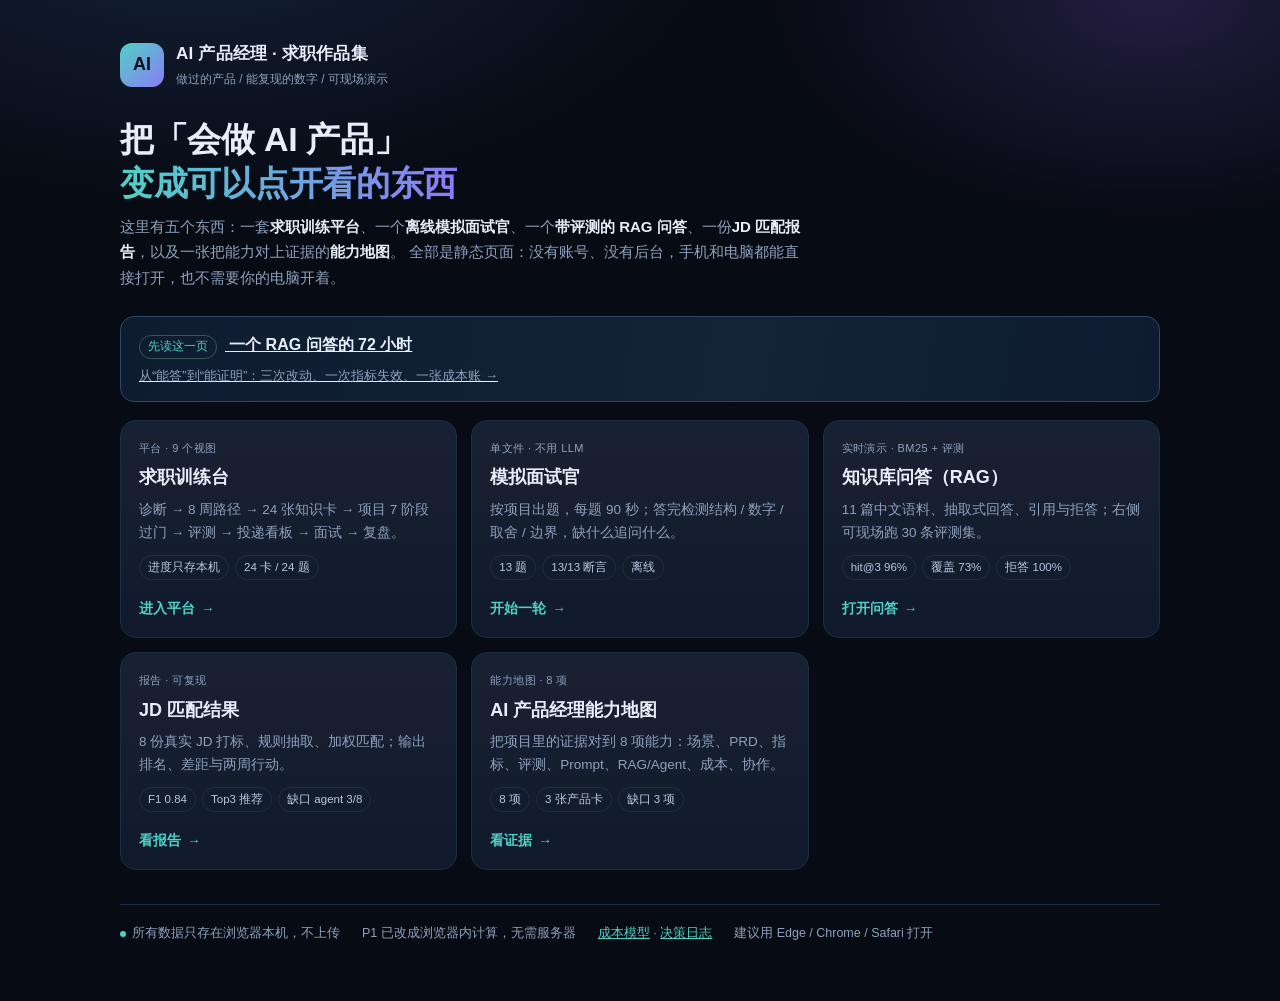
<file: index.html>
﻿<!doctype html>
<html lang="zh-CN">
<head>
<meta charset="utf-8" />
<meta name="viewport" content="width=device-width, initial-scale=1" />
<title>AI 产品经理 · 求职作品集</title>
<style>
  :root{
    --bg:#070b14; --bg2:#0d1424; --card:#111a2c; --line:#1f2c46;
    --fg:#e8eef9; --dim:#8fa1bd; --accent:#4fd1c5; --accent2:#8b7cf6;
  }
  *{box-sizing:border-box}
  html,body{margin:0;padding:0}
  body{
    background:radial-gradient(900px 500px at 15% -10%,#16233c 0%,transparent 60%),
               radial-gradient(700px 400px at 90% 0%,#231d3f 0%,transparent 55%),var(--bg);
    color:var(--fg);
    font:15px/1.7 -apple-system,"Segoe UI","PingFang SC","Microsoft YaHei",sans-serif;
    min-height:100vh;
  }
  .wrap{max-width:1080px;margin:0 auto;padding:40px 20px 56px}
  header{display:flex;align-items:center;gap:12px;margin-bottom:28px}
  .logo{
    width:44px;height:44px;border-radius:12px;flex:none;
    background:linear-gradient(135deg,var(--accent),var(--accent2));
    display:grid;place-items:center;font-weight:800;color:#06121a;font-size:18px;
  }
  .brand b{font-size:17px;letter-spacing:.2px}
  .brand span{display:block;color:var(--dim);font-size:12px}
  h1{font-size:clamp(24px,5vw,34px);line-height:1.3;margin:12px 0 8px;letter-spacing:-.3px}
  h1 em{font-style:normal;background:linear-gradient(90deg,var(--accent),var(--accent2));-webkit-background-clip:text;background-clip:text;color:transparent}
  .lead{color:var(--dim);max-width:680px;margin:0 0 26px}
  .lead b{color:var(--fg);font-weight:600}
  .grid{display:grid;gap:14px;grid-template-columns:repeat(auto-fit,minmax(300px,1fr))}
  .card{
    background:linear-gradient(180deg,rgba(255,255,255,.03),rgba(255,255,255,0)) ,var(--card);
    border:1px solid var(--line);border-radius:16px;padding:18px 18px 16px;
    display:flex;flex-direction:column;gap:8px;text-decoration:none;color:inherit;
    transition:transform .15s ease,border-color .15s ease,box-shadow .15s ease;
  }
  .card:hover,.card:focus-visible{transform:translateY(-3px);border-color:#2f4468;box-shadow:0 10px 30px rgba(0,0,0,.35);outline:none}
  .tag{font-size:11px;letter-spacing:.4px;color:var(--dim);text-transform:uppercase}
  .card h2{font-size:18px;margin:0;line-height:1.4}
  .card p{margin:0;color:var(--dim);font-size:13.5px}
  .nums{display:flex;flex-wrap:wrap;gap:6px;margin-top:2px}
  .num{font-size:11.5px;border:1px solid var(--line);border-radius:999px;padding:2px 8px;color:#b9c8e2}
  .go{margin-top:auto;padding-top:10px;color:var(--accent);font-weight:600;font-size:13.5px;display:flex;align-items:center;gap:6px}
  .go::after{content:"→";transition:transform .15s ease}
  .card:hover .go::after{transform:translateX(3px)}
  .foot{margin-top:34px;padding-top:18px;border-top:1px solid var(--line);color:var(--dim);font-size:12.5px;display:flex;flex-wrap:wrap;gap:10px 22px}
  .dot{width:6px;height:6px;border-radius:50%;background:var(--accent);display:inline-block;margin-right:6px}
  @media (max-width:560px){
    .wrap{padding:24px 14px 40px}
    .card{padding:16px}
    .foot{flex-direction:column;gap:6px}
  }
.first{display:block;border:1px solid #2a4a6b;background:linear-gradient(100deg,#0e1c30,#122436 60%,#0e1c30);border-radius:14px;padding:14px 18px;margin:0 0 18px;color:#e8eef9}
.first .k{display:inline-block;font-size:11.5px;color:#4fd1c5;border:1px solid #2f5a58;border-radius:999px;padding:1px 8px;margin-right:8px}
.first b{font-size:16px}
.first .d{display:block;color:#8fa1bd;font-size:13px;margin-top:6px}
.first:hover{border-color:#4fd1c5}
</style>
</head>
<body>
<div class="wrap">
  <header>
    <div class="logo">AI</div>
    <div class="brand">
      <b>AI 产品经理 · 求职作品集</b>
      <span>做过的产品 / 能复现的数字 / 可现场演示</span>
    </div>
  </header>

  <h1>把「会做 AI 产品」<br><em>变成可以点开看的东西</em></h1>
  <p class="lead">
    这里有五个东西：一套<b>求职训练平台</b>、一个<b>离线模拟面试官</b>、一个<b>带评测的 RAG 问答</b>、一份<b>JD 匹配报告</b>，以及一张把能力对上证据的<b>能力地图</b>。
    全部是静态页面：没有账号、没有后台，手机和电脑都能直接打开，也不需要你的电脑开着。
  </p>

  <a class="first" href="case/">
  <span class="k">先读这一页</span>
  <b>一个 RAG 问答的 72 小时</b>
  <span class="d">从“能答”到“能证明”：三次改动、一次指标失效、一张成本账 →</span>
</a>
<div class="grid">
    <a class="card" href="platform/">
      <div class="tag">平台 · 9 个视图</div>
      <h2>求职训练台</h2>
      <p>诊断 → 8 周路径 → 24 张知识卡 → 项目 7 阶段过门 → 评测 → 投递看板 → 面试 → 复盘。</p>
      <div class="nums"><span class="num">进度只存本机</span><span class="num">24 卡 / 24 题</span></div>
      <div class="go">进入平台</div>
    </a>

    <a class="card" href="p3/">
      <div class="tag">单文件 · 不用 LLM</div>
      <h2>模拟面试官</h2>
      <p>按项目出题，每题 90 秒；答完检测结构 / 数字 / 取舍 / 边界，缺什么追问什么。</p>
      <div class="nums"><span class="num">13 题</span><span class="num">13/13 断言</span><span class="num">离线</span></div>
      <div class="go">开始一轮</div>
    </a>

    <a class="card" href="p1/">
      <div class="tag">实时演示 · BM25 + 评测</div>
      <h2>知识库问答（RAG）</h2>
      <p>11 篇中文语料、抽取式回答、引用与拒答；右侧可现场跑 30 条评测集。</p>
      <div class="nums"><span class="num">hit@3 96%</span><span class="num">覆盖 73%</span><span class="num">拒答 100%</span></div>
      <div class="go">打开问答</div>
    </a>

    <a class="card" href="p2/">
      <div class="tag">报告 · 可复现</div>
      <h2>JD 匹配结果</h2>
      <p>8 份真实 JD 打标、规则抽取、加权匹配；输出排名、差距与两周行动。</p>
      <div class="nums"><span class="num">F1 0.84</span><span class="num">Top3 推荐</span><span class="num">缺口 agent 3/8</span></div>
      <div class="go">看报告</div>
    </a>
    <a class="card" href="skills/">
      <div class="tag">能力地图 · 8 项</div>
      <h2>AI 产品经理能力地图</h2>
      <p>把项目里的证据对到 8 项能力：场景、PRD、指标、评测、Prompt、RAG/Agent、成本、协作。</p>
      <div class="nums"><span class="num">8 项</span><span class="num">3 张产品卡</span><span class="num">缺口 3 项</span></div>
      <div class="go">看证据</div>
    </a>
  </div>

  <div class="foot">
    <span><span class="dot"></span>所有数据只存在浏览器本机，不上传</span>
    <span>P1 已改成浏览器内计算，无需服务器</span>
    <span><a href="cost/" style="color:#4fd1c5">成本模型</a> · <a href="log/" style="color:#4fd1c5">决策日志</a></span>
    <span>建议用 Edge / Chrome / Safari 打开</span>
  </div>
</div>
</body>
</html>
</file>
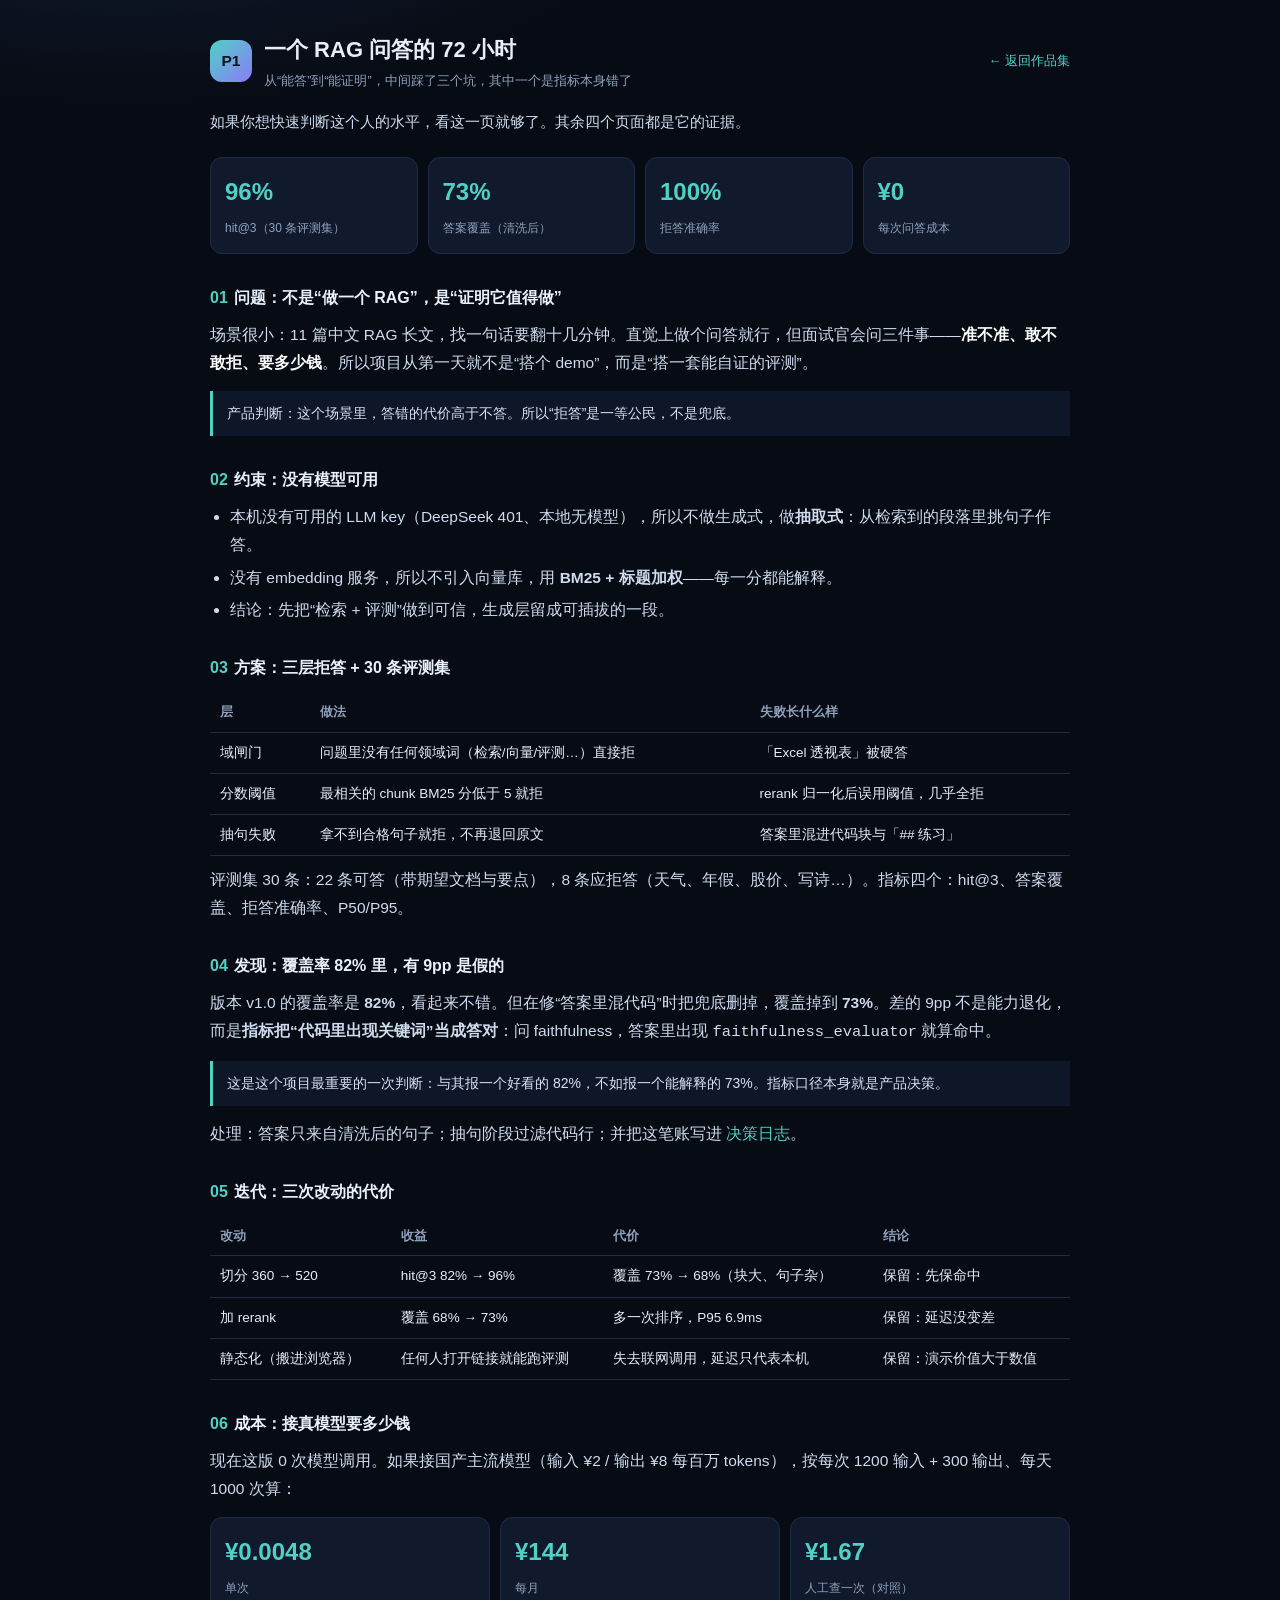
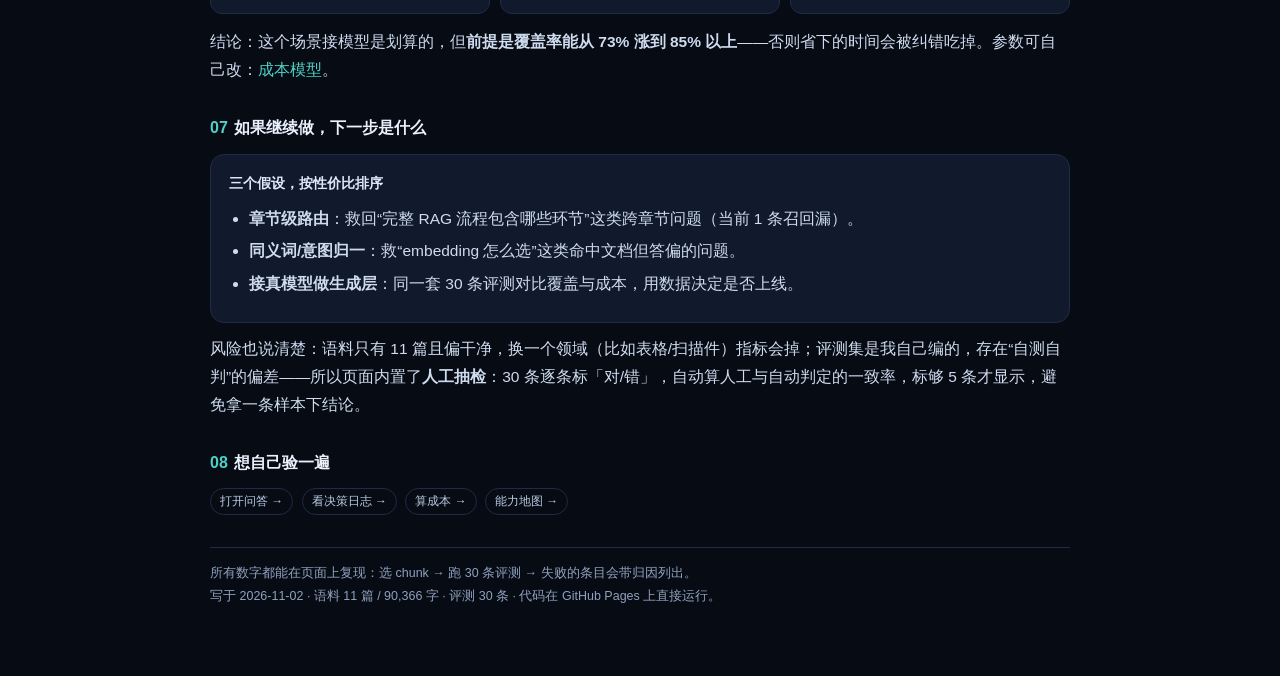
<file: case/index.html>
<!doctype html>
<html lang="zh-CN">
<head>
<meta charset="utf-8" />
<meta name="viewport" content="width=device-width, initial-scale=1" />
<title>案例研究 · 一个 RAG 问答的 72 小时</title>
<style>
:root{--bg:#070b14;--card:#111a2c;--line:#1f2c46;--fg:#e8eef9;--dim:#8fa1bd;--acc:#4fd1c5;--warn:#f6c177;--bad:#f87171}
*{box-sizing:border-box}
body{margin:0;background:radial-gradient(1000px 540px at 10% -10%,#17253f 0,transparent 62%),var(--bg);color:var(--fg);font:15.5px/1.8 -apple-system,"Segoe UI","PingFang SC","Microsoft YaHei",sans-serif}
.wrap{max-width:900px;margin:0 auto;padding:30px 20px 70px}
a{color:var(--acc);text-decoration:none}
header{display:flex;align-items:center;gap:12px;flex-wrap:wrap;margin-bottom:6px}
.logo{width:42px;height:42px;border-radius:12px;background:linear-gradient(135deg,#4fd1c5,#8b7cf6);display:grid;place-items:center;font-weight:800;color:#08111f}
h1{font-size:22px;margin:0}
.sub{color:var(--dim);font-size:12.5px}
.back{margin-left:auto;font-size:13px}
.lead{color:#cfdcef;font-size:15px;margin:16px 0 22px}
h2{font-size:16px;margin:30px 0 8px;color:#e9f1fd}
h2 .n{color:var(--acc);font-variant-numeric:tabular-nums;margin-right:6px}
p{color:#cfdcef;margin:8px 0}
ul{margin:8px 0;padding-left:20px;color:#cfdcef}
li{margin:5px 0}
.hi{color:#fff;font-weight:600}
.metric{display:grid;grid-template-columns:repeat(auto-fit,minmax(150px,1fr));gap:10px;margin:14px 0}
.m{background:var(--card);border:1px solid var(--line);border-radius:12px;padding:12px 14px}
.m b{display:block;font-size:24px;color:var(--acc);font-variant-numeric:tabular-nums}
.m span{color:var(--dim);font-size:12px}
blockquote{margin:14px 0;padding:10px 14px;border-left:3px solid var(--acc);background:#0d1728;color:#d7e2f3;font-size:14px}
table{width:100%;border-collapse:collapse;font-size:13.5px;margin:10px 0}
th,td{padding:8px 10px;border-bottom:1px solid var(--line);text-align:left;vertical-align:top}
th{color:var(--dim);font-weight:600;font-size:12.5px}
.box{background:var(--card);border:1px solid var(--line);border-radius:14px;padding:16px 18px;margin:12px 0}
.box h3{margin:0 0 6px;font-size:14px;color:#dfe9fb}
.tag{display:inline-block;border:1px solid var(--line);border-radius:999px;padding:2px 9px;font-size:12px;color:#b9cbe4;margin:2px 4px 2px 0}
.foot{color:var(--dim);font-size:12.5px;margin-top:30px;border-top:1px solid var(--line);padding-top:14px}
</style>
</head>
<body>
<div class="wrap">
  <header>
    <div class="logo">P1</div>
    <div>
      <h1>一个 RAG 问答的 72 小时</h1>
      <div class="sub">从“能答”到“能证明”，中间踩了三个坑，其中一个是指标本身错了</div>
    </div>
    <a class="back" href="../">← 返回作品集</a>
  </header>

  <p class="lead">如果你想快速判断这个人的水平，看这一页就够了。其余四个页面都是它的证据。</p>

  <div class="metric">
    <div class="m"><b>96%</b><span>hit@3（30 条评测集）</span></div>
    <div class="m"><b>73%</b><span>答案覆盖（清洗后）</span></div>
    <div class="m"><b>100%</b><span>拒答准确率</span></div>
    <div class="m"><b>¥0</b><span>每次问答成本</span></div>
  </div>

  <h2><span class="n">01</span>问题：不是“做一个 RAG”，是“证明它值得做”</h2>
  <p>场景很小：11 篇中文 RAG 长文，找一句话要翻十几分钟。直觉上做个问答就行，但面试官会问三件事——<span class="hi">准不准、敢不敢拒、要多少钱</span>。所以项目从第一天就不是“搭个 demo”，而是“搭一套能自证的评测”。</p>
  <blockquote>产品判断：这个场景里，答错的代价高于不答。所以“拒答”是一等公民，不是兜底。</blockquote>

  <h2><span class="n">02</span>约束：没有模型可用</h2>
  <ul>
    <li>本机没有可用的 LLM key（DeepSeek 401、本地无模型），所以不做生成式，做<b>抽取式</b>：从检索到的段落里挑句子作答。</li>
    <li>没有 embedding 服务，所以不引入向量库，用 <b>BM25 + 标题加权</b>——每一分都能解释。</li>
    <li>结论：先把“检索 + 评测”做到可信，生成层留成可插拔的一段。</li>
  </ul>

  <h2><span class="n">03</span>方案：三层拒答 + 30 条评测集</h2>
  <table>
    <thead><tr><th>层</th><th>做法</th><th>失败长什么样</th></tr></thead>
    <tbody>
      <tr><td>域闸门</td><td>问题里没有任何领域词（检索/向量/评测…）直接拒</td><td>「Excel 透视表」被硬答</td></tr>
      <tr><td>分数阈值</td><td>最相关的 chunk BM25 分低于 5 就拒</td><td>rerank 归一化后误用阈值，几乎全拒</td></tr>
      <tr><td>抽句失败</td><td>拿不到合格句子就拒，不再退回原文</td><td>答案里混进代码块与「## 练习」</td></tr>
    </tbody>
  </table>
  <p>评测集 30 条：22 条可答（带期望文档与要点），8 条应拒答（天气、年假、股价、写诗…）。指标四个：hit@3、答案覆盖、拒答准确率、P50/P95。</p>

  <h2><span class="n">04</span>发现：覆盖率 82% 里，有 9pp 是假的</h2>
  <p>版本 v1.0 的覆盖率是 <b>82%</b>，看起来不错。但在修“答案里混代码”时把兜底删掉，覆盖掉到 <b>73%</b>。差的 9pp 不是能力退化，而是<b>指标把“代码里出现关键词”当成答对</b>：问 faithfulness，答案里出现 <code>faithfulness_evaluator</code> 就算命中。</p>
  <blockquote>这是这个项目最重要的一次判断：与其报一个好看的 82%，不如报一个能解释的 73%。指标口径本身就是产品决策。</blockquote>
  <p>处理：答案只来自清洗后的句子；抽句阶段过滤代码行；并把这笔账写进 <a href="../log/">决策日志</a>。</p>

  <h2><span class="n">05</span>迭代：三次改动的代价</h2>
  <table>
    <thead><tr><th>改动</th><th>收益</th><th>代价</th><th>结论</th></tr></thead>
    <tbody>
      <tr><td>切分 360 → 520</td><td>hit@3 82% → 96%</td><td>覆盖 73% → 68%（块大、句子杂）</td><td>保留：先保命中</td></tr>
      <tr><td>加 rerank</td><td>覆盖 68% → 73%</td><td>多一次排序，P95 6.9ms</td><td>保留：延迟没变差</td></tr>
      <tr><td>静态化（搬进浏览器）</td><td>任何人打开链接就能跑评测</td><td>失去联网调用，延迟只代表本机</td><td>保留：演示价值大于数值</td></tr>
    </tbody>
  </table>

  <h2><span class="n">06</span>成本：接真模型要多少钱</h2>
  <p>现在这版 0 次模型调用。如果接国产主流模型（输入 ¥2 / 输出 ¥8 每百万 tokens），按每次 1200 输入 + 300 输出、每天 1000 次算：</p>
  <div class="metric">
    <div class="m"><b>¥0.0048</b><span>单次</span></div>
    <div class="m"><b>¥144</b><span>每月</span></div>
    <div class="m"><b>¥1.67</b><span>人工查一次（对照）</span></div>
  </div>
  <p>结论：这个场景接模型是划算的，但<b>前提是覆盖率能从 73% 涨到 85% 以上</b>——否则省下的时间会被纠错吃掉。参数可自己改：<a href="../cost/">成本模型</a>。</p>

  <h2><span class="n">07</span>如果继续做，下一步是什么</h2>
  <div class="box">
    <h3>三个假设，按性价比排序</h3>
    <ul>
      <li><b>章节级路由</b>：救回“完整 RAG 流程包含哪些环节”这类跨章节问题（当前 1 条召回漏）。</li>
      <li><b>同义词/意图归一</b>：救“embedding 怎么选”这类命中文档但答偏的问题。</li>
      <li><b>接真模型做生成层</b>：同一套 30 条评测对比覆盖与成本，用数据决定是否上线。</li>
    </ul>
  </div>
  <p>风险也说清楚：语料只有 11 篇且偏干净，换一个领域（比如表格/扫描件）指标会掉；评测集是我自己编的，存在“自测自判”的偏差——所以页面内置了<b>人工抽检</b>：30 条逐条标「对/错」，自动算人工与自动判定的一致率，标够 5 条才显示，避免拿一条样本下结论。</p>

  <h2><span class="n">08</span>想自己验一遍</h2>
  <p>
    <a class="tag" href="../p1/">打开问答 →</a>
    <a class="tag" href="../log/">看决策日志 →</a>
    <a class="tag" href="../cost/">算成本 →</a>
    <a class="tag" href="../skills/">能力地图 →</a>
  </p>
  <div class="foot">
    所有数字都能在页面上复现：选 chunk → 跑 30 条评测 → 失败的条目会带归因列出。<br>
    写于 2026-11-02 · 语料 11 篇 / 90,366 字 · 评测 30 条 · 代码在 GitHub Pages 上直接运行。
  </div>
</div>
</body>
</html>
</file>
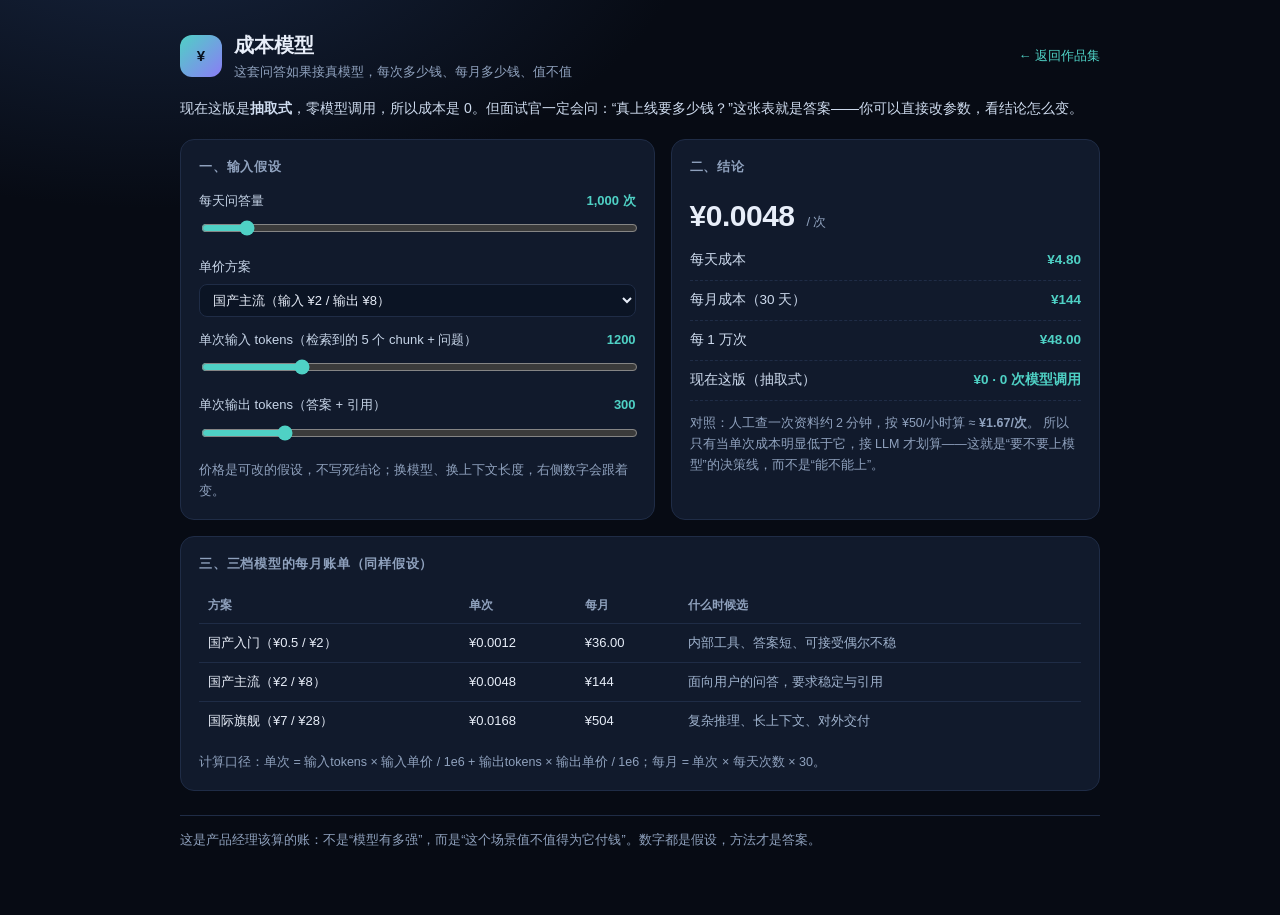
<file: cost/index.html>
<!doctype html>
<html lang="zh-CN">
<head>
<meta charset="utf-8" />
<meta name="viewport" content="width=device-width, initial-scale=1" />
<title>成本模型 · 这套问答值不值得接 LLM</title>
<style>
:root{--bg:#070b14;--card:#111a2c;--line:#1f2c46;--fg:#e8eef9;--dim:#8fa1bd;--acc:#4fd1c5;--warn:#f6c177;--bad:#f87171}
*{box-sizing:border-box}
body{margin:0;background:radial-gradient(900px 500px at 12% -10%,#17253f 0,transparent 60%),var(--bg);color:var(--fg);font:15px/1.7 -apple-system,"Segoe UI","PingFang SC","Microsoft YaHei",sans-serif}
.wrap{max-width:960px;margin:0 auto;padding:28px 20px 64px}
a{color:var(--acc);text-decoration:none}
header{display:flex;align-items:center;gap:12px;flex-wrap:wrap;margin-bottom:8px}
.logo{width:42px;height:42px;border-radius:12px;background:linear-gradient(135deg,#4fd1c5,#8b7cf6);display:grid;place-items:center;font-weight:800;color:#08111f}
h1{font-size:20px;margin:0}
.sub{color:var(--dim);font-size:12.5px}
.back{margin-left:auto;font-size:13px}
.lead{color:#cfdcef;margin:14px 0 18px;font-size:14px}
.grid{display:grid;grid-template-columns:1.05fr .95fr;gap:16px}
@media(max-width:860px){.grid{grid-template-columns:1fr}}
.card{background:var(--card);border:1px solid var(--line);border-radius:14px;padding:16px 18px}
.card h2{font-size:13px;letter-spacing:.06em;color:var(--dim);text-transform:uppercase;margin:0 0 12px}
.field{margin:12px 0}
.field label{display:flex;justify-content:space-between;font-size:13px;color:#c7d5e8;margin-bottom:6px}
.field label b{color:var(--acc);font-variant-numeric:tabular-nums}
input[type=range]{width:100%;accent-color:#4fd1c5}
select,input[type=number]{background:#0b1424;border:1px solid var(--line);color:var(--fg);border-radius:8px;padding:7px 9px;font-size:13px;width:100%}
.big{font-size:30px;font-weight:800;letter-spacing:-.5px;margin:2px 0 0}
.big small{font-size:13px;font-weight:500;color:var(--dim);margin-left:4px}
.kv{display:flex;justify-content:space-between;padding:8px 0;border-bottom:1px dashed var(--line);font-size:13.5px;color:#cfdcef}
.kv:last-child{border-bottom:0}
.kv b{color:var(--acc);font-variant-numeric:tabular-nums}
.warn{color:var(--warn)}
.note{color:var(--dim);font-size:12.5px;margin-top:12px;line-height:1.7}
table{width:100%;border-collapse:collapse;font-size:13px;margin-top:6px}
th,td{padding:8px 9px;border-bottom:1px solid var(--line);text-align:left}
th{color:var(--dim);font-weight:600;font-size:12px}
tr:last-child td{border-bottom:0}
.foot{color:var(--dim);font-size:12.5px;margin-top:24px;border-top:1px solid var(--line);padding-top:14px}
</style>
</head>
<body>
<div class="wrap">
  <header>
    <div class="logo">¥</div>
    <div>
      <h1>成本模型</h1>
      <div class="sub">这套问答如果接真模型，每次多少钱、每月多少钱、值不值</div>
    </div>
    <a class="back" href="../">← 返回作品集</a>
  </header>

  <p class="lead">现在这版是<b>抽取式</b>，零模型调用，所以成本是 0。但面试官一定会问：“真上线要多少钱？”这张表就是答案——你可以直接改参数，看结论怎么变。</p>

  <div class="grid">
    <div class="card">
      <h2>一、输入假设</h2>
      <div class="field">
        <label>每天问答量 <b><span id="vq">1000</span> 次</b></label>
        <input id="q" type="range" min="100" max="10000" step="100" value="1000" />
      </div>
      <div class="field">
        <label>单价方案</label>
        <select id="preset">
          <option value="0.5,2">国产入门（输入 ¥0.5 / 输出 ¥2 每百万 tokens）</option>
          <option value="2,8" selected>国产主流（输入 ¥2 / 输出 ¥8）</option>
          <option value="7,28">国际旗舰（输入 ¥7 / 输出 ¥28）</option>
        </select>
      </div>
      <div class="field">
        <label>单次输入 tokens（检索到的 5 个 chunk + 问题）<b><span id="vi">1200</span></b></label>
        <input id="i" type="range" min="400" max="4000" step="100" value="1200" />
      </div>
      <div class="field">
        <label>单次输出 tokens（答案 + 引用）<b><span id="vo">300</span></b></label>
        <input id="o" type="range" min="100" max="1200" step="50" value="300" />
      </div>
      <div class="note">价格是可改的假设，不写死结论；换模型、换上下文长度，右侧数字会跟着变。</div>
    </div>

    <div class="card">
      <h2>二、结论</h2>
      <div class="big" id="per">¥0.0000 <small>/ 次</small></div>
      <div class="kv"><span>每天成本</span><b id="day">¥0</b></div>
      <div class="kv"><span>每月成本（30 天）</span><b id="mon">¥0</b></div>
      <div class="kv"><span>每 1 万次</span><b id="w">¥0</b></div>
      <div class="kv"><span>现在这版（抽取式）</span><b>¥0 · 0 次模型调用</b></div>
      <div class="note">
        对照：人工查一次资料约 2 分钟，按 ¥50/小时算 ≈ <b>¥1.67/次</b>。
        所以只有当单次成本明显低于它，接 LLM 才划算——这就是“要不要上模型”的决策线，而不是“能不能上”。
      </div>
    </div>
  </div>

  <div class="card" style="margin-top:16px">
    <h2>三、三档模型的每月账单（同样假设）</h2>
    <table id="tbl">
      <thead><tr><th>方案</th><th>单次</th><th>每月</th><th>什么时候选</th></tr></thead>
      <tbody></tbody>
    </table>
    <div class="note">计算口径：单次 = 输入tokens × 输入单价 / 1e6 + 输出tokens × 输出单价 / 1e6；每月 = 单次 × 每天次数 × 30。</div>
  </div>

  <div class="foot">
    这是产品经理该算的账：不是“模型有多强”，而是“这个场景值不值得为它付钱”。数字都是假设，方法才是答案。
  </div>
</div>
<script>
const $ = (s) => document.querySelector(s);
const fmt = (n) => "¥" + (n >= 100 ? n.toFixed(0) : n >= 1 ? n.toFixed(2) : n.toFixed(4));
function calc(){
  const q = +$("#q").value, i = +$("#i").value, o = +$("#o").value;
  const [pi, po] = $("#preset").value.split(",").map(Number);
  const per = i * pi / 1e6 + o * po / 1e6;
  $("#vq").textContent = q.toLocaleString();
  $("#vi").textContent = i; $("#vo").textContent = o;
  $("#per").innerHTML = fmt(per) + " <small>/ 次</small>";
  $("#day").textContent = fmt(per * q);
  $("#mon").textContent = fmt(per * q * 30);
  $("#w").textContent = fmt(per * 10000);
  const rows = [
    ["国产入门（¥0.5 / ¥2）", 0.5, 2, "内部工具、答案短、可接受偶尔不稳"],
    ["国产主流（¥2 / ¥8）", 2, 8, "面向用户的问答，要求稳定与引用"],
    ["国际旗舰（¥7 / ¥28）", 7, 28, "复杂推理、长上下文、对外交付"]
  ];
  $("#tbl").querySelector("tbody").innerHTML = rows.map(([name, a, b, when]) => {
    const p = i * a / 1e6 + o * b / 1e6;
    return `<tr><td>${name}</td><td>${fmt(p)}</td><td>${fmt(p * q * 30)}</td><td style="color:#9fb2cd">${when}</td></tr>`;
  }).join("");
}
["q","i","o","preset"].forEach(id => $("#" + id).addEventListener("input", calc));
calc();
</script>
</body>
</html>
</file>
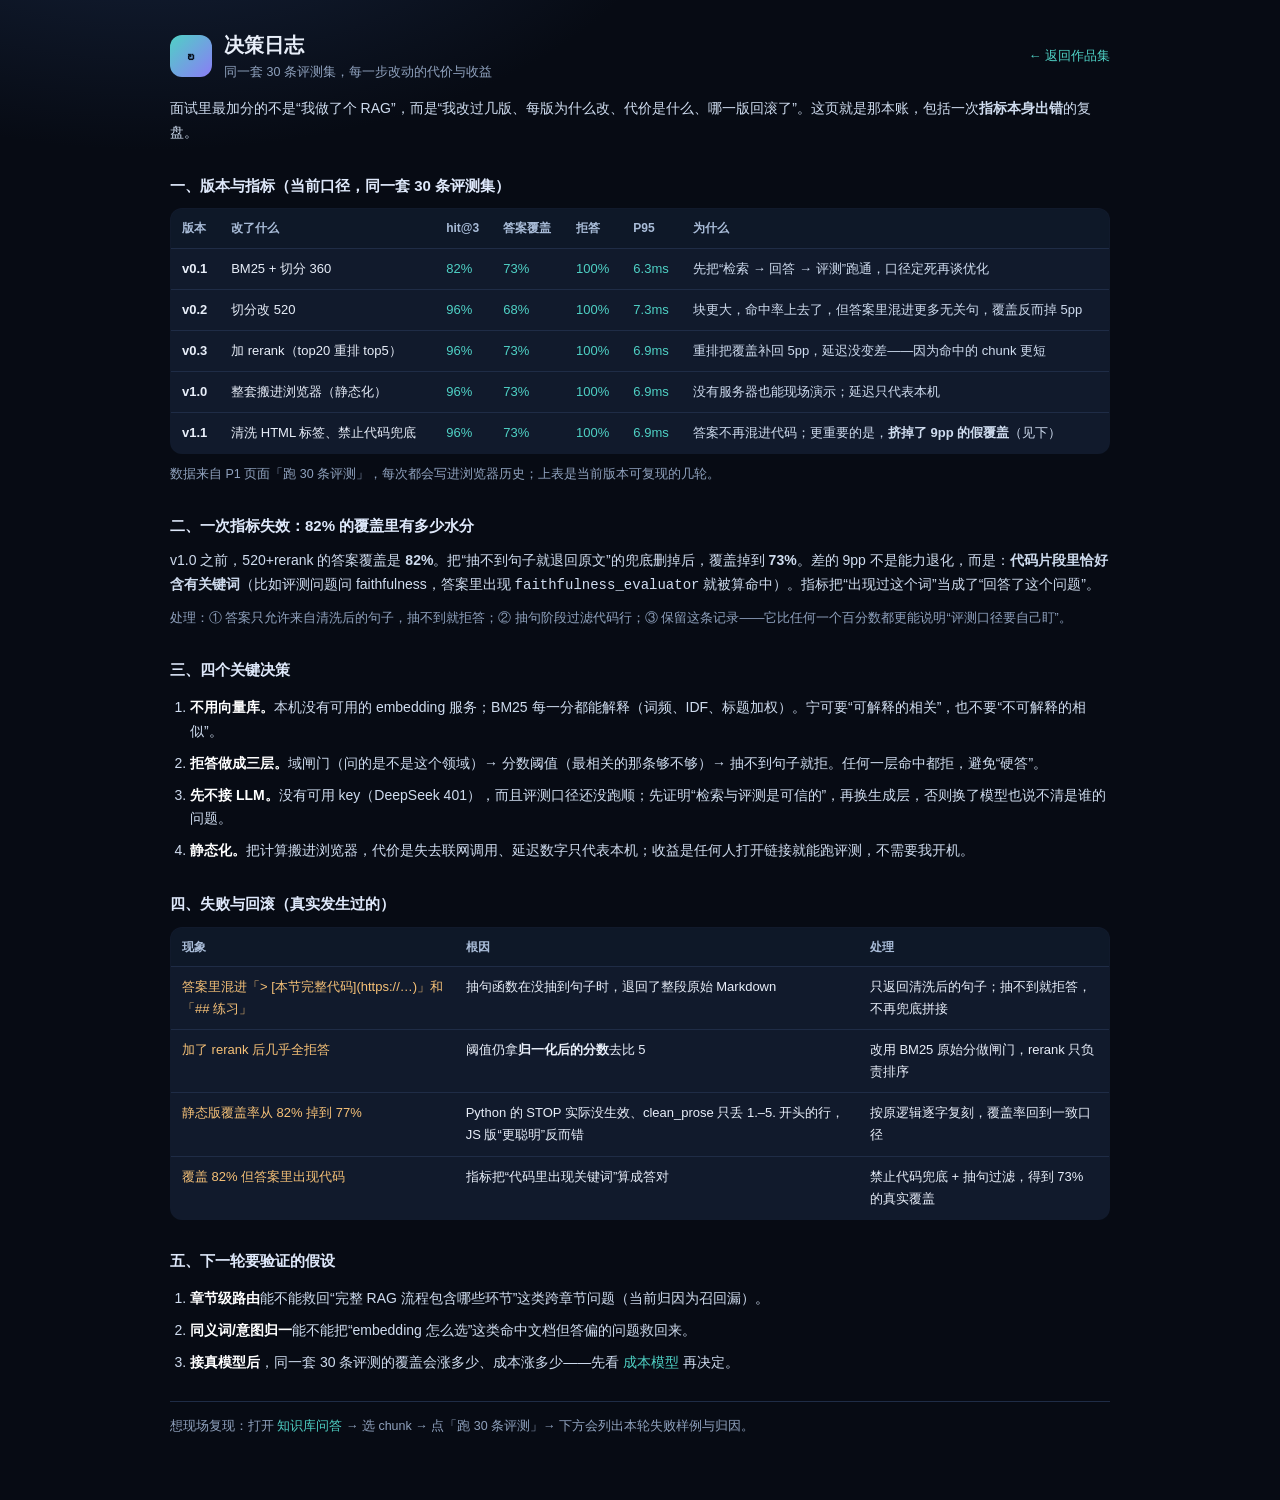
<file: log/index.html>
<!doctype html>
<html lang="zh-CN">
<head>
<meta charset="utf-8" />
<meta name="viewport" content="width=device-width, initial-scale=1" />
<title>决策日志 · 这套 RAG 是怎么一步步变好的</title>
<style>
:root{--bg:#070b14;--card:#111a2c;--line:#1f2c46;--fg:#e8eef9;--dim:#8fa1bd;--acc:#4fd1c5;--warn:#f6c177;--bad:#f87171}
*{box-sizing:border-box}
body{margin:0;background:radial-gradient(900px 500px at 12% -10%,#17253f 0,transparent 60%),var(--bg);color:var(--fg);font:15px/1.7 -apple-system,"Segoe UI","PingFang SC","Microsoft YaHei",sans-serif}
.wrap{max-width:980px;margin:0 auto;padding:28px 20px 64px}
a{color:var(--acc);text-decoration:none}
header{display:flex;align-items:center;gap:12px;flex-wrap:wrap;margin-bottom:8px}
.logo{width:42px;height:42px;border-radius:12px;background:linear-gradient(135deg,#4fd1c5,#8b7cf6);display:grid;place-items:center;font-weight:800;color:#08111f}
h1{font-size:20px;margin:0}
.sub{color:var(--dim);font-size:12.5px}
.back{margin-left:auto;font-size:13px}
.lead{color:#cfdcef;margin:14px 0 20px;font-size:14px}
h2.sec{font-size:15px;color:#dfe9fb;margin:28px 0 10px}
table{width:100%;border-collapse:collapse;background:var(--card);border:1px solid var(--line);border-radius:12px;overflow:hidden;font-size:13px}
th,td{padding:9px 11px;border-bottom:1px solid var(--line);text-align:left;vertical-align:top}
th{background:#0e1828;color:#a9bcd8;font-weight:600;font-size:12px}
tr:last-child td{border-bottom:0}
td.n{color:var(--acc);font-variant-numeric:tabular-nums;white-space:nowrap}
td.mut{color:#9fb2cd}
.up{color:#68d391}
.down{color:var(--bad)}
.why{color:#cfdcef}
.note{color:var(--dim);font-size:12.5px;margin-top:10px}
ol.dec{padding-left:20px;color:#cfdcef;font-size:14px}
ol.dec li{margin:8px 0}
ol.dec b{color:#fff}
.bad{color:var(--warn)}
.foot{color:var(--dim);font-size:12.5px;margin-top:26px;border-top:1px solid var(--line);padding-top:14px}
</style>
</head>
<body>
<div class="wrap">
  <header>
    <div class="logo">↻</div>
    <div>
      <h1>决策日志</h1>
      <div class="sub">同一套 30 条评测集，每一步改动的代价与收益</div>
    </div>
    <a class="back" href="../">← 返回作品集</a>
  </header>

  <p class="lead">面试里最加分的不是“我做了个 RAG”，而是“我改过几版、每版为什么改、代价是什么、哪一版回滚了”。这页就是那本账，包括一次<b>指标本身出错</b>的复盘。</p>

  <h2 class="sec">一、版本与指标（当前口径，同一套 30 条评测集）</h2>
  <table>
    <thead><tr><th>版本</th><th>改了什么</th><th>hit@3</th><th>答案覆盖</th><th>拒答</th><th>P95</th><th>为什么</th></tr></thead>
    <tbody>
      <tr><td><b>v0.1</b></td><td>BM25 + 切分 360</td><td class="n">82%</td><td class="n">73%</td><td class="n">100%</td><td class="n">6.3ms</td><td class="why">先把“检索 → 回答 → 评测”跑通，口径定死再谈优化</td></tr>
      <tr><td><b>v0.2</b></td><td>切分改 520</td><td class="n up">96%</td><td class="n down">68%</td><td class="n">100%</td><td class="n">7.3ms</td><td class="why">块更大，命中率上去了，但答案里混进更多无关句，覆盖反而掉 5pp</td></tr>
      <tr><td><b>v0.3</b></td><td>加 rerank（top20 重排 top5）</td><td class="n">96%</td><td class="n up">73%</td><td class="n">100%</td><td class="n up">6.9ms</td><td class="why">重排把覆盖补回 5pp，延迟没变差——因为命中的 chunk 更短</td></tr>
      <tr><td><b>v1.0</b></td><td>整套搬进浏览器（静态化）</td><td class="n">96%</td><td class="n">73%</td><td class="n">100%</td><td class="n">6.9ms</td><td class="why">没有服务器也能现场演示；延迟只代表本机</td></tr>
      <tr><td><b>v1.1</b></td><td>清洗 HTML 标签、禁止代码兜底</td><td class="n">96%</td><td class="n">73%</td><td class="n">100%</td><td class="n">6.9ms</td><td class="why">答案不再混进代码；更重要的是，<b>挤掉了 9pp 的假覆盖</b>（见下）</td></tr>
    </tbody>
  </table>
  <div class="note">数据来自 P1 页面「跑 30 条评测」，每次都会写进浏览器历史；上表是当前版本可复现的几轮。</div>

  <h2 class="sec">二、一次指标失效：82% 的覆盖里有多少水分</h2>
  <p class="lead" style="margin:6px 0 10px">v1.0 之前，520+rerank 的答案覆盖是 <b>82%</b>。把“抽不到句子就退回原文”的兜底删掉后，覆盖掉到 <b>73%</b>。差的 9pp 不是能力退化，而是：<b>代码片段里恰好含有关键词</b>（比如评测问题问 faithfulness，答案里出现 <code>faithfulness_evaluator</code> 就被算命中）。指标把“出现过这个词”当成了“回答了这个问题”。</p>
  <div class="note">处理：① 答案只允许来自清洗后的句子，抽不到就拒答；② 抽句阶段过滤代码行；③ 保留这条记录——它比任何一个百分数都更能说明“评测口径要自己盯”。</div>

  <h2 class="sec">三、四个关键决策</h2>
  <ol class="dec">
    <li><b>不用向量库。</b>本机没有可用的 embedding 服务；BM25 每一分都能解释（词频、IDF、标题加权）。宁可要“可解释的相关”，也不要“不可解释的相似”。</li>
    <li><b>拒答做成三层。</b>域闸门（问的是不是这个领域）→ 分数阈值（最相关的那条够不够）→ 抽不到句子就拒。任何一层命中都拒，避免“硬答”。</li>
    <li><b>先不接 LLM。</b>没有可用 key（DeepSeek 401），而且评测口径还没跑顺；先证明“检索与评测是可信的”，再换生成层，否则换了模型也说不清是谁的问题。</li>
    <li><b>静态化。</b>把计算搬进浏览器，代价是失去联网调用、延迟数字只代表本机；收益是任何人打开链接就能跑评测，不需要我开机。</li>
  </ol>

  <h2 class="sec">四、失败与回滚（真实发生过的）</h2>
  <table>
    <thead><tr><th>现象</th><th>根因</th><th>处理</th></tr></thead>
    <tbody>
      <tr><td class="bad">答案里混进「&gt; [本节完整代码](https://…)」和「## 练习」</td><td>抽句函数在没抽到句子时，退回了整段原始 Markdown</td><td>只返回清洗后的句子；抽不到就拒答，不再兜底拼接</td></tr>
      <tr><td class="bad">加了 rerank 后几乎全拒答</td><td>阈值仍拿<b>归一化后的分数</b>去比 5</td><td>改用 BM25 原始分做闸门，rerank 只负责排序</td></tr>
      <tr><td class="bad">静态版覆盖率从 82% 掉到 77%</td><td>Python 的 STOP 实际没生效、clean_prose 只丢 1.–5. 开头的行，JS 版“更聪明”反而错</td><td>按原逻辑逐字复刻，覆盖率回到一致口径</td></tr>
      <tr><td class="bad">覆盖 82% 但答案里出现代码</td><td>指标把“代码里出现关键词”算成答对</td><td>禁止代码兜底 + 抽句过滤，得到 73% 的真实覆盖</td></tr>
    </tbody>
  </table>

  <h2 class="sec">五、下一轮要验证的假设</h2>
  <ol class="dec">
    <li><b>章节级路由</b>能不能救回“完整 RAG 流程包含哪些环节”这类跨章节问题（当前归因为召回漏）。</li>
    <li><b>同义词/意图归一</b>能不能把“embedding 怎么选”这类命中文档但答偏的问题救回来。</li>
    <li><b>接真模型后</b>，同一套 30 条评测的覆盖会涨多少、成本涨多少——先看 <a href="../cost/">成本模型</a> 再决定。</li>
  </ol>

  <div class="foot">
    想现场复现：打开 <a href="../p1/">知识库问答</a> → 选 chunk → 点「跑 30 条评测」→ 下方会列出本轮失败样例与归因。
  </div>
</div>
</body>
</html>
</file>
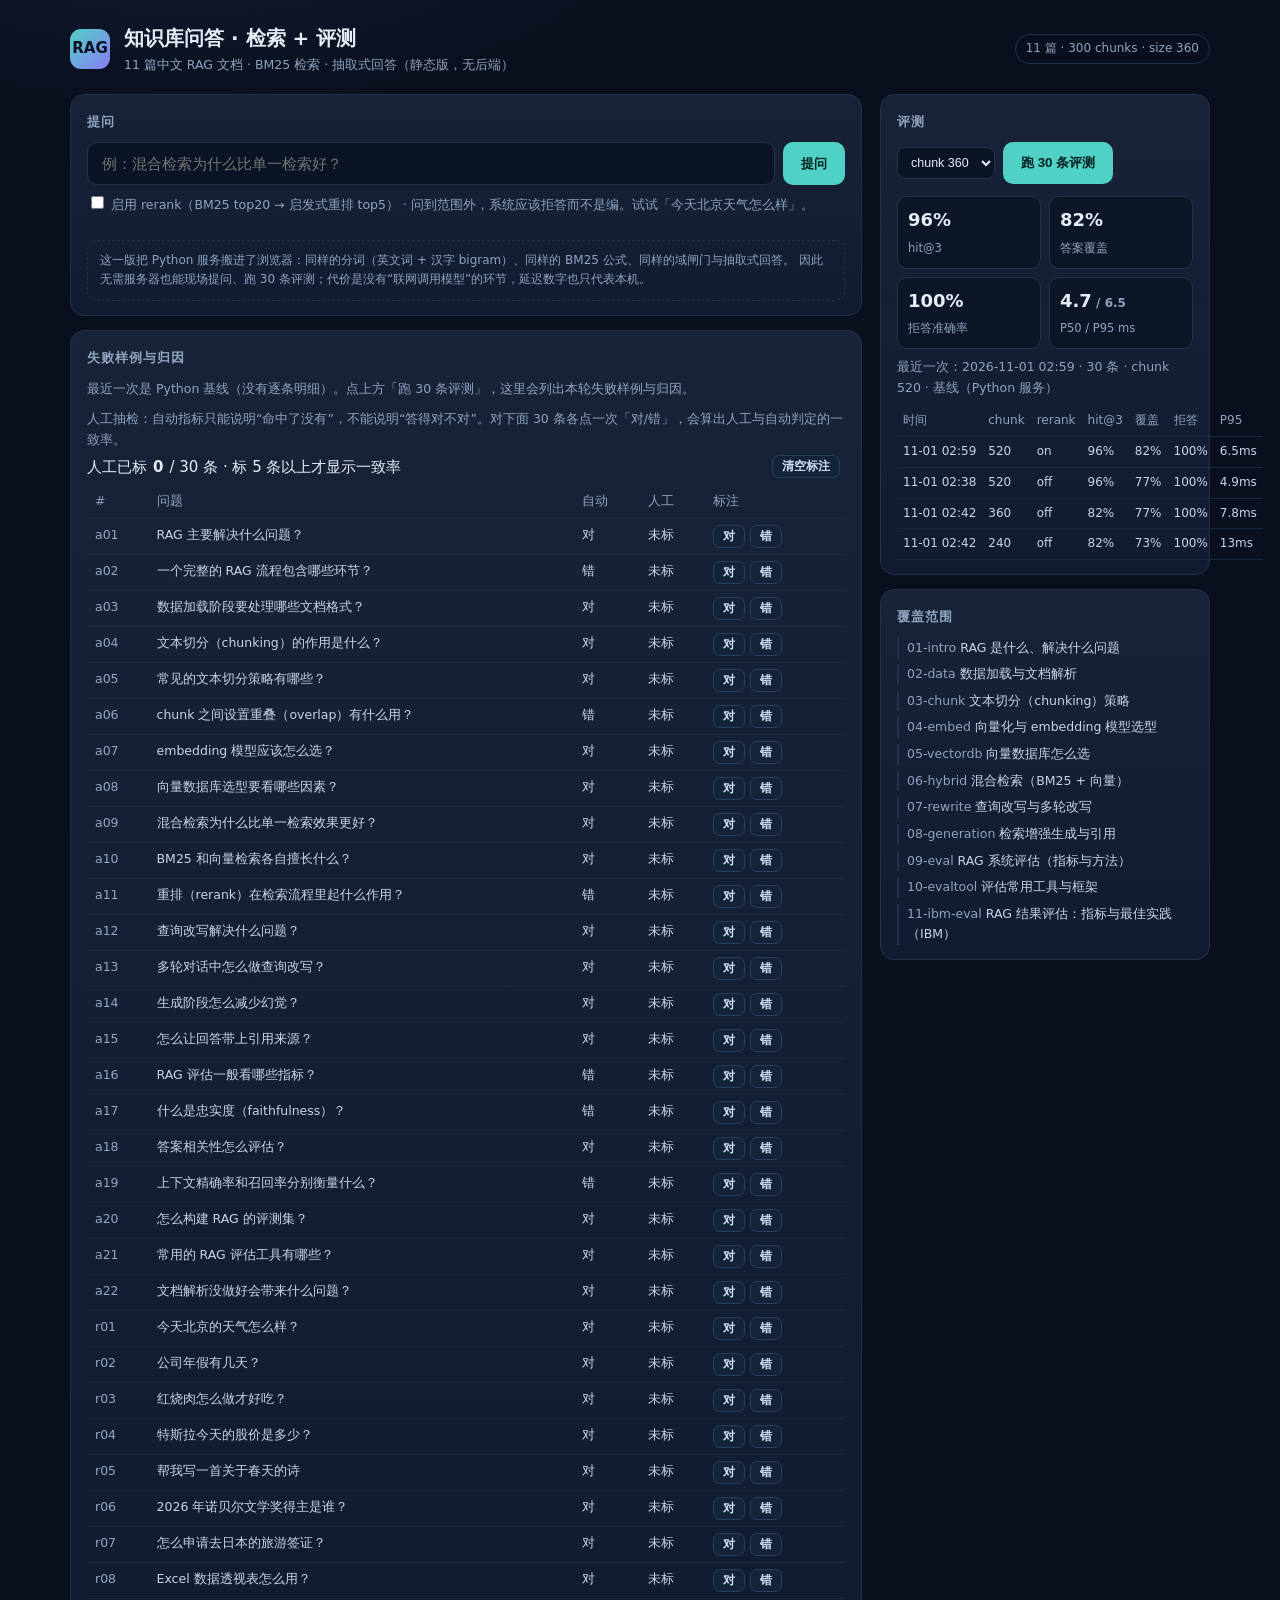
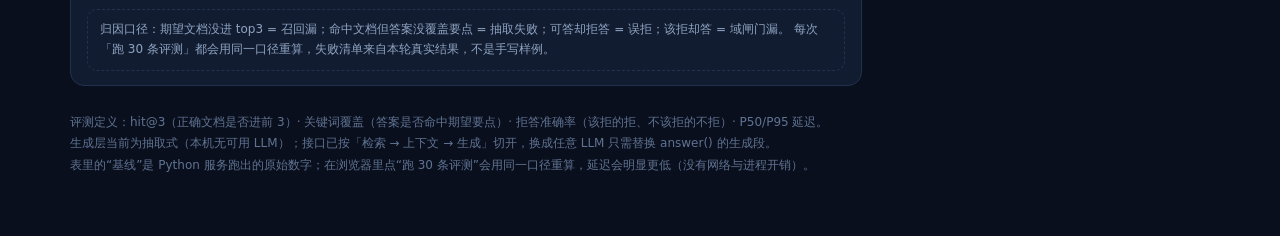
<file: p1/index.html>
<!DOCTYPE html>
<html lang="zh-CN">
<head>
<meta charset="utf-8" />
<meta name="viewport" content="width=device-width, initial-scale=1" />
<title>知识库问答 · RAG + 评测（静态版）</title>
<style>
:root{--bg:#0a0f1d;--bg2:#0f1729;--card:#111c31;--line:#22314d;--txt:#e6edf7;--mut:#8fa3c0;--acc:#4fd1c5;--warn:#f6ad55;--bad:#fc8181;--ok:#68d391}
*{box-sizing:border-box}
body{margin:0;background:radial-gradient(900px 500px at 15% -10%,#15233c 0,transparent 60%),var(--bg);color:var(--txt);font:15px/1.65 system-ui,-apple-system,"Segoe UI","Microsoft YaHei",sans-serif}
.wrap{max-width:1180px;margin:0 auto;padding:22px 20px 60px}
header{display:flex;align-items:center;gap:14px;flex-wrap:wrap;margin-bottom:18px}
.logo{width:40px;height:40px;border-radius:11px;background:linear-gradient(135deg,#4fd1c5,#8b7cf6);display:grid;place-items:center;font-weight:800;color:#08111f}
h1{font-size:20px;margin:0}
.sub{color:var(--mut);font-size:12.5px}
.tag{margin-left:auto;font-size:12px;color:var(--mut);border:1px solid var(--line);border-radius:999px;padding:4px 10px}
.grid{display:grid;grid-template-columns:1fr 330px;gap:18px;align-items:start}
@media(max-width:980px){.grid{grid-template-columns:1fr}}
.card{background:linear-gradient(180deg,rgba(255,255,255,.03),transparent),var(--card);border:1px solid var(--line);border-radius:14px;padding:16px 16px 14px}
.card h2{font-size:13px;letter-spacing:.08em;color:var(--mut);text-transform:uppercase;margin:0 0 10px}
.ask{display:flex;gap:8px}
input[type=text]{flex:1;background:#0b1424;border:1px solid var(--line);color:var(--txt);border-radius:10px;padding:12px 14px;font-size:15px;outline:none}
input[type=text]:focus{border-color:var(--acc)}
button{background:var(--acc);color:#052021;border:0;border-radius:10px;padding:12px 18px;font-weight:700;cursor:pointer}
button:disabled{opacity:.5;cursor:default}
.hint{color:var(--mut);font-size:12.5px;margin-top:8px}
.ans{margin-top:16px}
.ans .q{color:var(--mut);font-size:12.5px}
.ans .a{margin-top:6px;font-size:15.5px}
.ans.refuse .a{color:var(--warn)}
.cites{display:flex;flex-wrap:wrap;gap:8px;margin-top:12px}
.cite{font-size:12px;border:1px solid var(--line);border-radius:999px;padding:4px 10px;color:var(--acc);text-decoration:none}
.cite:hover{border-color:var(--acc)}
.meta{display:flex;gap:14px;color:var(--mut);font-size:12px;margin-top:10px;flex-wrap:wrap}
.chunks{margin-top:14px;display:flex;flex-direction:column;gap:8px}
.chunk{border:1px solid var(--line);border-radius:10px;padding:10px 12px;background:#0c1626}
.chunk .top{display:flex;gap:10px;align-items:center;font-size:12px;color:var(--mut)}
.chunk .sc{color:var(--acc);font-variant-numeric:tabular-nums}
.chunk p{margin:6px 0 0;font-size:13px;color:#c7d5e8}
.bar{height:4px;background:#1a2740;border-radius:2px;margin-top:8px;overflow:hidden}
.bar i{display:block;height:100%;background:linear-gradient(90deg,#4fd1c5,#8b7cf6)}
.side .card+.card{margin-top:14px}
.docs{list-style:none;padding:0;margin:0;display:flex;flex-direction:column;gap:6px;max-height:320px;overflow:auto}
.docs li{font-size:12.5px;color:#c7d5e8;border-left:2px solid var(--line);padding-left:8px}
.docs li b{color:var(--mut);font-weight:500}
.stats{display:grid;grid-template-columns:1fr 1fr;gap:8px}
.stat{background:#0c1626;border:1px solid var(--line);border-radius:10px;padding:8px 10px}
.stat b{font-size:18px;display:block}
.stat span{color:var(--mut);font-size:11.5px}
.runs{width:100%;border-collapse:collapse;font-size:12px;margin-top:8px}
.runs th,.runs td{text-align:left;padding:5px 6px;border-bottom:1px solid #1a2740;color:#c7d5e8;white-space:nowrap}
.runs th{color:var(--mut);font-weight:500}
select{background:#0b1424;border:1px solid var(--line);color:var(--txt);border-radius:8px;padding:7px 9px;font-size:12.5px}
.row{display:flex;gap:8px;align-items:center;flex-wrap:wrap}
footer{color:#5f7392;font-size:12px;margin-top:26px;line-height:1.8}
.note{margin-top:10px;padding:10px 12px;border:1px dashed var(--line);border-radius:10px;color:var(--mut);font-size:12px}
.fails{width:100%;border-collapse:collapse;font-size:12.5px;margin-top:6px}
.fails th,.fails td{text-align:left;padding:6px 8px;border-bottom:1px solid #1a2740;vertical-align:top;color:#c7d5e8}
.fails th{color:var(--mut);font-weight:500;white-space:nowrap}
.fails td.mut{color:#93a6c2}
.failsum{display:flex;align-items:center;gap:6px;flex-wrap:wrap;margin:2px 0 6px}
.pill{display:inline-block;border:1px solid var(--line);border-radius:999px;padding:1px 8px;font-size:11.5px;color:#b9cbe4;white-space:nowrap}
.pill.warn{color:var(--warn);border-color:#5a4322}
.pill.bad{color:var(--bad);border-color:#5a2a2a}
.hint.ok{color:var(--ok)}
.mini{background:#13233a;color:#cfe0f5;border:1px solid #26405f;border-radius:7px;padding:2px 9px;font-size:12px;margin-right:5px;cursor:pointer}
.mini:hover{border-color:#4fd1c5;color:#fff}
</style>
</head>
<body>
<div class="wrap">
  <header>
    <div class="logo">RAG</div>
    <div>
      <h1>知识库问答 · 检索 + 评测</h1>
      <div class="sub">11 篇中文 RAG 文档 · BM25 检索 · 抽取式回答（静态版，无后端）</div>
    </div>
    <div class="tag" id="tag">加载中…</div>
  </header>

  <div class="grid">
    <div>
      <div class="card">
        <h2>提问</h2>
        <div class="ask">
          <input id="q" type="text" placeholder="例：混合检索为什么比单一检索好？" autocomplete="off" />
          <button id="go">提问</button>
        </div>
        <div class="hint"><label><input type="checkbox" id="rk" /> 启用 rerank（BM25 top20 → 启发式重排 top5）</label> · 问到范围外，系统应该拒答而不是编。试试「今天北京天气怎么样」。</div>
        <div class="ans" id="ans" hidden>
          <div class="q" id="aq"></div>
          <div class="a" id="atxt"></div>
          <div class="cites" id="cites"></div>
          <div class="meta" id="ameta"></div>
        </div>
        <div class="chunks" id="chunks"></div>
        <div class="note">
          这一版把 Python 服务搬进了浏览器：同样的分词（英文词 + 汉字 bigram）、同样的 BM25 公式、同样的域闸门与抽取式回答。
          因此无需服务器也能现场提问、跑 30 条评测；代价是没有“联网调用模型”的环节，延迟数字也只代表本机。
        </div>
      </div>

      <div class="card" style="margin-top:14px">
        <h2>失败样例与归因</h2>
        <div id="fails"></div>
        <div class="hint" style="margin:10px 0 4px">人工抽检：自动指标只能说明“命中了没有”，不能说明“答得对不对”。对下面 30 条各点一次「对/错」，会算出人工与自动判定的一致率。</div>
        <div id="calib"></div>
        <div class="note">
          归因口径：期望文档没进 top3 = 召回漏；命中文档但答案没覆盖要点 = 抽取失败；可答却拒答 = 误拒；该拒却答 = 域闸门漏。
          每次「跑 30 条评测」都会用同一口径重算，失败清单来自本轮真实结果，不是手写样例。
        </div>
      </div>
    </div>

    <div class="side">
      <div class="card">
        <h2>评测</h2>
        <div class="row">
          <select id="cs">
            <option value="240">chunk 240</option>
            <option value="360" selected>chunk 360</option>
            <option value="520">chunk 520</option>
          </select>
          <button id="run">跑 30 条评测</button>
        </div>
        <div class="stats" id="stats" style="margin-top:12px"></div>
        <div id="last" class="hint"></div>
        <table class="runs" id="runs"></table>
      </div>
      <div class="card">
        <h2>覆盖范围</h2>
        <ul class="docs" id="docs"></ul>
      </div>
    </div>
  </div>

  <footer>
    评测定义：hit@3（正确文档是否进前 3）· 关键词覆盖（答案是否命中期望要点）· 拒答准确率（该拒的拒、不该拒的不拒）· P50/P95 延迟。<br>
    生成层当前为抽取式（本机无可用 LLM）；接口已按「检索 → 上下文 → 生成」切开，换成任意 LLM 只需替换 answer() 的生成段。<br>
    表里的“基线”是 Python 服务跑出的原始数字；在浏览器里点“跑 30 条评测”会用同一口径重算，延迟会明显更低（没有网络与进程开销）。
  </footer>
</div>

<script src="app.js"></script>
</body>
</html>
</file>
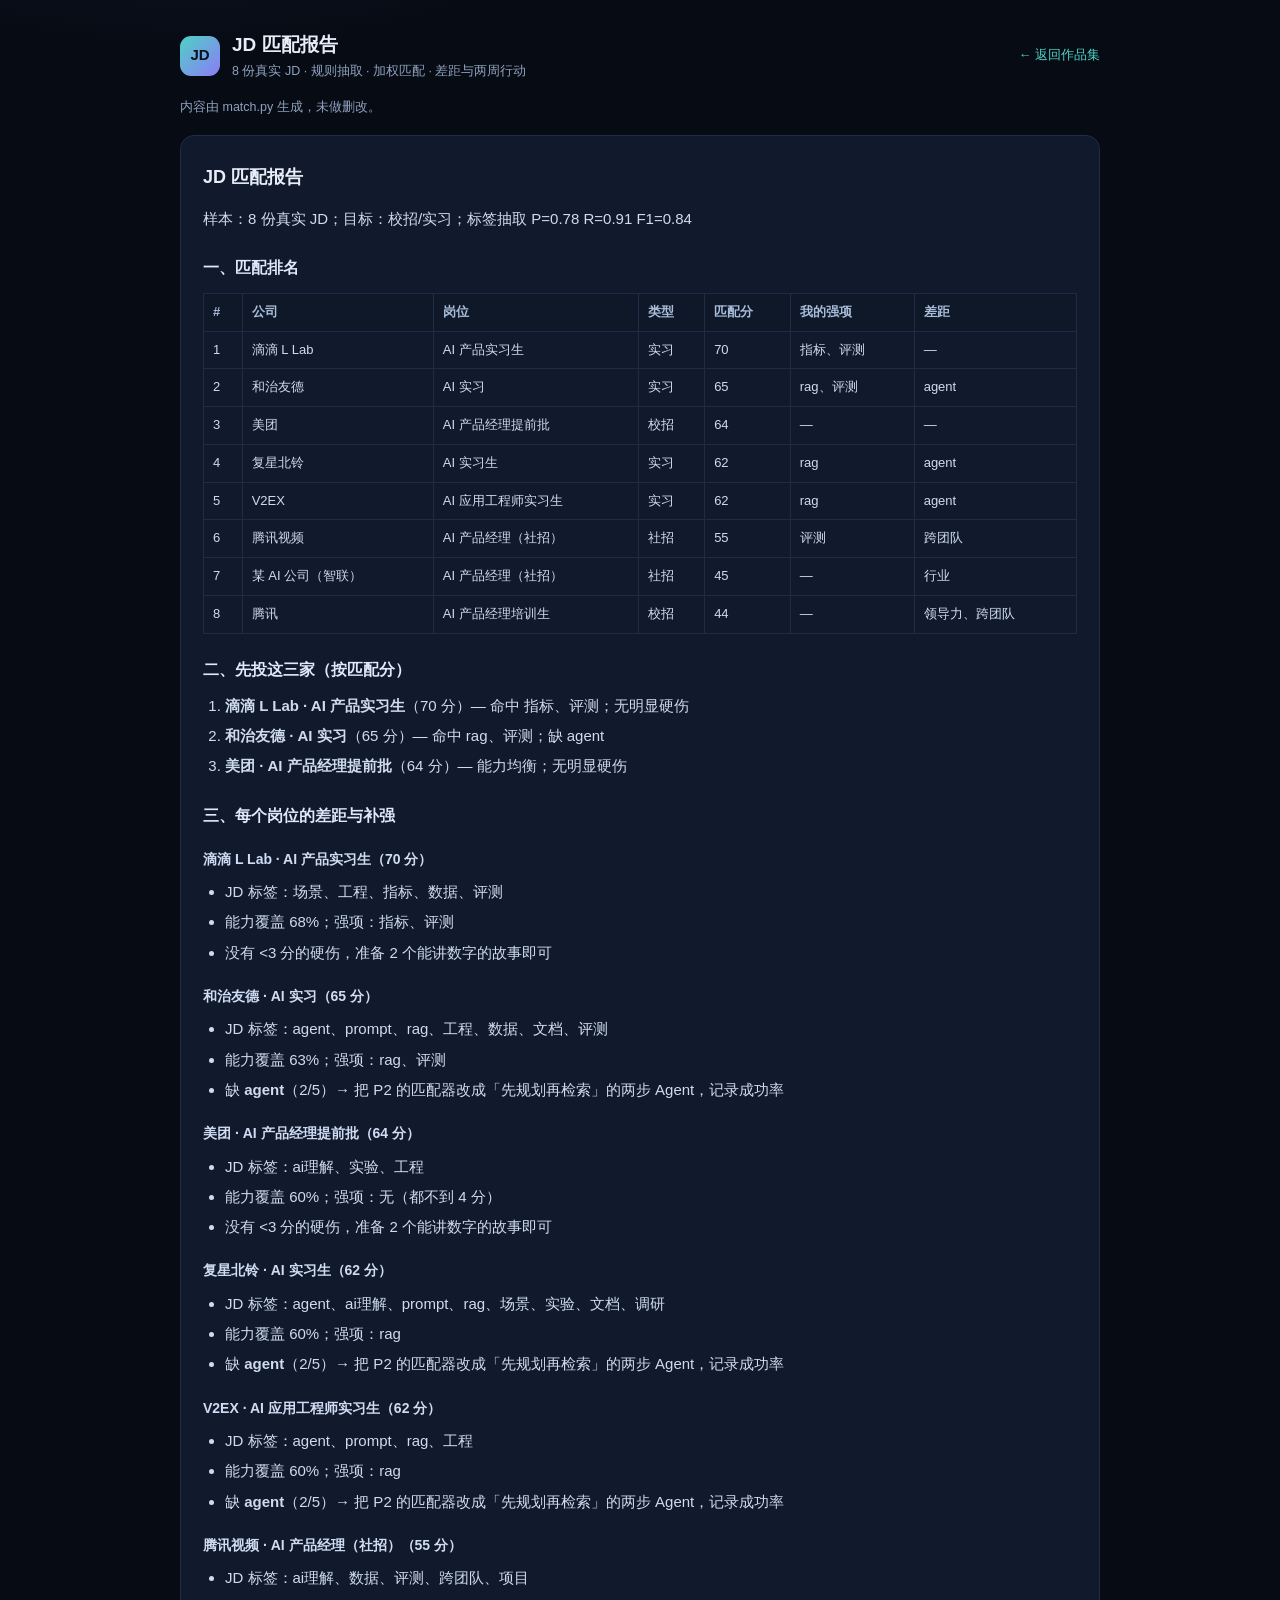
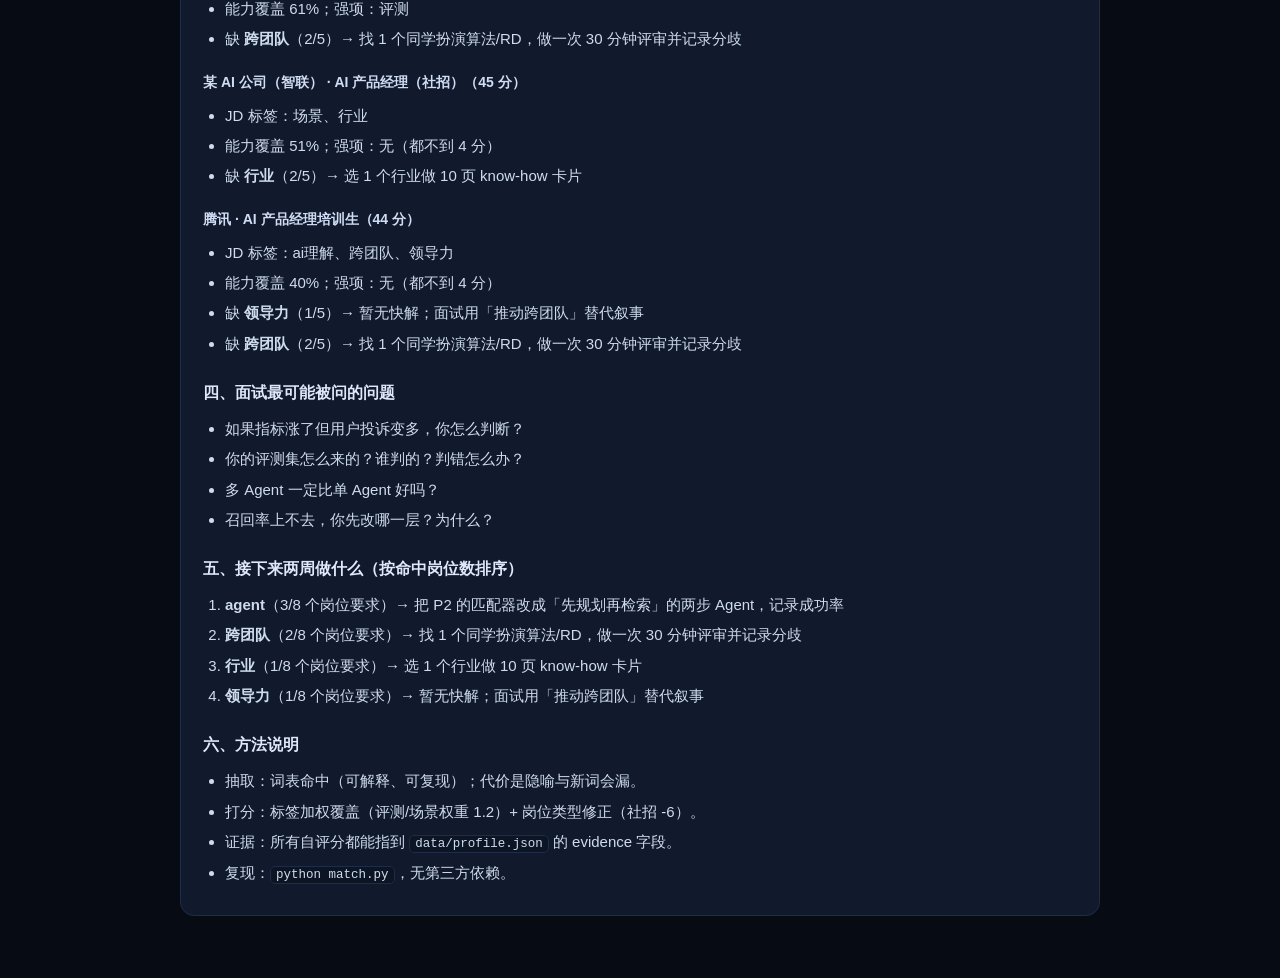
<file: p2/index.html>
<!doctype html>
<html lang="zh-CN">
<head>
<meta charset="utf-8" />
<meta name="viewport" content="width=device-width, initial-scale=1" />
<title>JD 匹配报告 · AI 产品经理</title>
<style>
:root{--bg:#070b14;--card:#111a2c;--line:#1f2c46;--fg:#e8eef9;--dim:#8fa1bd;--acc:#4fd1c5}
*{box-sizing:border-box}
body{margin:0;background:radial-gradient(900px 500px at 15% -10%,#16233c 0,transparent 60%),var(--bg);color:var(--fg);font:15px/1.75 -apple-system,"Segoe UI","PingFang SC","Microsoft YaHei",sans-serif}
.wrap{max-width:960px;margin:0 auto;padding:28px 20px 64px}
a{color:var(--acc);text-decoration:none}
header{display:flex;align-items:center;gap:12px;flex-wrap:wrap;margin-bottom:14px}
.logo{width:40px;height:40px;border-radius:11px;background:linear-gradient(135deg,#4fd1c5,#8b7cf6);display:grid;place-items:center;font-weight:800;color:#08111f}
h1{font-size:19px;margin:0}
.sub{color:var(--dim);font-size:12.5px}
.back{margin-left:auto;font-size:13px}
.hint{color:var(--dim);font-size:12.5px;margin:6px 0 16px}
article{background:var(--card);border:1px solid var(--line);border-radius:14px;padding:20px 22px}
article h1{font-size:18px;margin:6px 0 12px}
article h2{font-size:15.5px;margin:22px 0 10px;color:#dfe9fb}
article h3{font-size:14px;margin:18px 0 8px;color:#cfdcf3}
article p{margin:8px 0;color:#cfdcef}
article ul,article ol{margin:8px 0;padding-left:22px;color:#cfdcef}
article li{margin:4px 0}
article code{background:#0c1524;border:1px solid var(--line);border-radius:5px;padding:1px 5px;font-size:12.5px}
article hr{border:0;border-top:1px solid var(--line);margin:18px 0}
table{width:100%;border-collapse:collapse;margin:12px 0;font-size:13px}
th,td{border:1px solid var(--line);padding:7px 9px;text-align:left;vertical-align:top}
th{background:#0e1828;color:#a9bcd8;font-weight:600}
td{color:#cfdcef}
.err{color:#f87171}
</style>
</head>
<body>
<div class="wrap">
  <header>
    <div class="logo">JD</div>
    <div>
      <h1>JD 匹配报告</h1>
      <div class="sub">8 份真实 JD · 规则抽取 · 加权匹配 · 差距与两周行动</div>
    </div>
    <a class="back" href="../">← 返回作品集</a>
  </header>
  <div class="hint">内容由 match.py 生成，未做删改。</div>
  <article id="md">加载中…</article>
</div>
<script>
function esc(s){return s.replace(/&/g,"&amp;").replace(/</g,"&lt;").replace(/>/g,"&gt;")}
function inline(s){
  return esc(s)
    .replace(/`([^`]+)`/g,"<code>$1</code>")
    .replace(/\*\*([^*]+)\*\*/g,"<strong>$1</strong>");
}
function mdToHtml(md){
  const lines = md.replace(/\r/g,"").split("\n");
  const out = [];
  let i = 0;
  const flushList = (tag, items) => out.push("<"+tag+">"+items.map(x=>"<li>"+inline(x)+"</li>").join("")+"</"+tag+">");
  while (i < lines.length) {
    let line = lines[i];
    if (/^\s*$/.test(line)) { i++; continue; }
    if (/^\s*---+\s*$/.test(line)) { out.push("<hr>"); i++; continue; }
    let m = line.match(/^(#{1,4})\s+(.*)$/);
    if (m) { const n = Math.min(m[1].length, 3); out.push(`<h${n}>${inline(m[2])}</h${n}>`); i++; continue; }
    if (/^\s*\|.*\|\s*$/.test(line)) {
      const rows = [];
      while (i < lines.length && /^\s*\|.*\|\s*$/.test(lines[i])) rows.push(lines[i++]);
      const cells = r => r.trim().replace(/^\|/,"").replace(/\|$/,"").split("|").map(c=>c.trim());
      const head = cells(rows[0]);
      const body = rows.slice(1).filter(r=>!/^\s*\|?[\s:|-]+\|?\s*$/.test(r)).map(cells);
      out.push("<table><thead><tr>"+head.map(c=>"<th>"+inline(c)+"</th>").join("")+"</tr></thead><tbody>"+
        body.map(r=>"<tr>"+r.map(c=>"<td>"+inline(c)+"</td>").join("")+"</tr>").join("")+"</tbody></table>");
      continue;
    }
    if (/^\s*[-*]\s+/.test(line)) {
      const items = [];
      while (i < lines.length && /^\s*[-*]\s+/.test(lines[i])) items.push(lines[i++].replace(/^\s*[-*]\s+/,""));
      flushList("ul", items); continue;
    }
    if (/^\s*\d+[.)]\s+/.test(line)) {
      const items = [];
      while (i < lines.length && /^\s*\d+[.)]\s+/.test(lines[i])) items.push(lines[i++].replace(/^\s*\d+[.)]\s+/,""));
      flushList("ol", items); continue;
    }
    out.push("<p>"+inline(line)+"</p>"); i++;
  }
  return out.join("\n");
}
fetch("report.md").then(r => r.text()).then(t => {
  document.getElementById("md").innerHTML = mdToHtml(t);
}).catch(() => {
  document.getElementById("md").innerHTML = '<p class="err">报告加载失败：请确认 report.md 与 index.html 在同一目录。</p>';
});
</script>
</body>
</html>
</file>
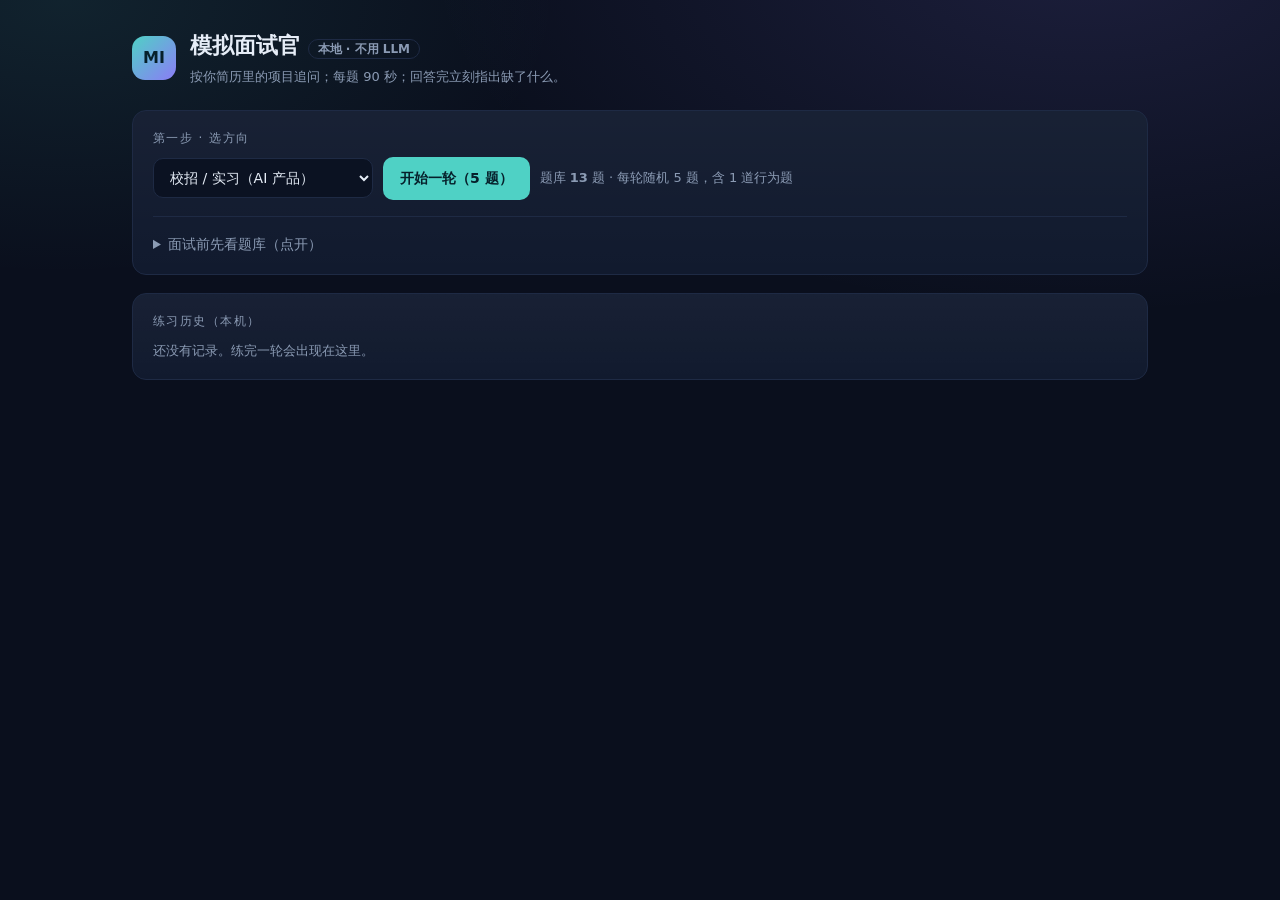
<file: p3/index.html>
<!DOCTYPE html>
<html lang="zh-CN">
<head>
<meta charset="utf-8" />
<meta name="viewport" content="width=device-width,initial-scale=1" />
<title>模拟面试官 · 本地版</title>
<style>
  :root{
    --bg:#0a0f1d; --bg2:#0e1526; --card:#111a2e; --line:#1e2a44;
    --txt:#e6edf7; --dim:#8b9bb4; --accent:#4fd1c5; --accent2:#8b7cf6;
    --warn:#f6ad55; --bad:#fc8181; --ok:#68d391;
    --r:14px;
  }
  *{box-sizing:border-box}
  html,body{margin:0;background:var(--bg);color:var(--txt);
    font-family:"Segoe UI","PingFang SC","Microsoft YaHei",system-ui,sans-serif;
    line-height:1.65;-webkit-font-smoothing:antialiased}
  body{background:
    radial-gradient(1100px 600px at 85% -10%,rgba(139,124,246,.14),transparent 60%),
    radial-gradient(900px 500px at 5% 0%,rgba(79,209,197,.10),transparent 55%),
    var(--bg)}
  a{color:var(--accent)}
  .wrap{max-width:1060px;margin:0 auto;padding:28px 22px 80px}
  header.top{display:flex;align-items:center;gap:14px;margin-bottom:22px}
  .logo{width:44px;height:44px;border-radius:13px;display:grid;place-items:center;
    background:linear-gradient(135deg,var(--accent),var(--accent2));color:#06202b;font-weight:800}
  h1{font-size:22px;margin:0}
  .sub{color:var(--dim);font-size:13px;margin-top:2px}
  .card{background:linear-gradient(180deg,rgba(255,255,255,.03),rgba(255,255,255,0)),var(--card);
    border:1px solid var(--line);border-radius:var(--r);padding:18px 20px}
  .grid{display:grid;gap:14px}
  .g2{grid-template-columns:1fr 1fr}
  .g3{grid-template-columns:repeat(3,1fr)}
  .row{display:flex;gap:10px;align-items:center;flex-wrap:wrap}
  select,textarea,input{width:100%;background:#0b1222;border:1px solid var(--line);
    color:var(--txt);border-radius:10px;padding:10px 12px;font:inherit;font-size:14px}
  textarea{min-height:120px;resize:vertical}
  select{max-width:220px}
  .btn{cursor:pointer;border:1px solid transparent;border-radius:10px;padding:9px 16px;
    font:inherit;font-size:14px;background:#18233a;color:var(--txt)}
  .btn:hover{filter:brightness(1.12)}
  .btn.primary{background:var(--accent);color:#06202b;font-weight:650}
  .btn.ghost{background:transparent;border-color:var(--line);color:var(--dim)}
  .btn.small{padding:6px 11px;font-size:13px}
  .kicker{font-size:12px;letter-spacing:.12em;text-transform:none;color:var(--dim);margin-bottom:8px}
  .tag{display:inline-block;font-size:12px;color:var(--dim);border:1px solid var(--line);
    border-radius:999px;padding:2px 9px;margin-right:6px}
  .qbox{font-size:19px;font-weight:650;line-height:1.5;margin:6px 0 12px}
  .timer{font-variant-numeric:tabular-nums;font-size:26px;font-weight:700;color:var(--accent)}
  .timer.warn{color:var(--warn)}
  .timer.bad{color:var(--bad)}
  .probe{background:#0d1626;border:1px dashed #2a3a5c;border-radius:10px;padding:10px 12px;margin-top:10px}
  .probe b{color:var(--accent2)}
  .hint{color:var(--dim);font-size:13px}
  .ok{color:var(--ok)} .bad{color:var(--bad)} .warn{color:var(--warn)}
  .feat{display:flex;gap:8px;flex-wrap:wrap;margin:10px 0}
  .feat span{font-size:12px;padding:3px 10px;border-radius:999px;border:1px solid var(--line);color:var(--dim)}
  .feat span.on{border-color:rgba(79,209,197,.5);color:var(--accent);background:rgba(79,209,197,.08)}
  .bar{height:8px;border-radius:99px;background:#0b1222;border:1px solid var(--line);overflow:hidden}
  .bar>i{display:block;height:100%;background:linear-gradient(90deg,var(--accent),var(--accent2))}
  .stat{background:var(--card);border:1px solid var(--line);border-radius:12px;padding:12px 14px}
  .stat b{display:block;font-size:22px;font-variant-numeric:tabular-nums}
  .stat span{color:var(--dim);font-size:12px}
  .lv{display:flex;align-items:center;gap:10px;margin:10px 0}
  .lv input[type=range]{accent-color:#4fd1c5;padding:0;background:transparent;border:0}
  .lv .lb{width:52px;color:var(--dim);font-size:13px}
  .lv .val{width:52px;text-align:right;font-variant-numeric:tabular-nums}
  .story{font-size:14px;color:var(--dim)}
  .hr{height:1px;background:var(--line);margin:16px 0}
  .pill{font-size:12px;border:1px solid var(--line);border-radius:999px;padding:2px 9px;color:var(--dim)}
  .pill.hot{border-color:rgba(246,173,85,.5);color:var(--warn)}
  .mono{font-family:ui-monospace,Consolas,monospace;font-size:13px}
  .hide{display:none!important}
  details summary{cursor:pointer;color:var(--dim);font-size:14px}
  @media(max-width:820px){.g2,.g3{grid-template-columns:1fr}.wrap{padding:18px 14px 60px}}
</style>
</head>
<body>
<div class="wrap">

  <header class="top">
    <div class="logo">MI</div>
    <div>
      <h1>模拟面试官 <span class="pill">本地 · 不用 LLM</span></h1>
      <div class="sub">按你简历里的项目追问；每题 90 秒；回答完立刻指出缺了什么。</div>
    </div>
  </header>

  <!-- 开始面板 -->
  <section id="startPanel" class="card">
    <div class="kicker">第一步 · 选方向</div>
    <div class="row">
      <select id="track">
        <option value="校招">校招 / 实习（AI 产品）</option>
        <option value="社招">社招 / 转岗（AI 产品）</option>
        <option value="RAG">RAG 专项（项目深挖）</option>
      </select>
      <button class="btn primary" id="startBtn">开始一轮（5 题）</button>
      <span class="hint">题库 <b id="bankCount">0</b> 题 · 每轮随机 5 题，含 1 道行为题</span>
    </div>
    <div class="hr"></div>
    <details>
      <summary>面试前先看题库（点开）</summary>
      <div id="bankList" class="grid g2" style="margin-top:12px"></div>
    </details>
  </section>

  <!-- 答题面板 -->
  <section id="quizPanel" class="hide">
    <div class="card">
      <div class="row" style="justify-content:space-between">
        <div class="row">
          <span class="tag" id="qIdx">第 1 / 5 题</span>
          <span class="tag" id="qCat">项目深挖</span>
        </div>
        <div class="row">
          <span class="timer" id="timer">90s</span>
          <button class="btn ghost small" id="skipBtn">跳过</button>
        </div>
      </div>
      <div class="bar" style="margin:12px 0 16px"><i id="prog" style="width:0%"></i></div>
      <div class="qbox" id="qText"></div>
      <textarea id="answer" placeholder="先写关键词也行：背景 → 你做了什么 → 数字 → 取舍。"></textarea>
      <div class="row" style="margin-top:10px">
        <button class="btn primary" id="submitBtn">提交并追问</button>
        <span class="hint" id="charHint">0 字</span>
        <span class="hint" style="margin-left:auto">× 计时到 0 不会自动提交，自己按。</span>
      </div>
    </div>

    <div id="feedback" class="hide">
      <div class="card" style="margin-top:14px">
        <div class="kicker">这段回答里，检测到 / 缺了</div>
        <div class="feat" id="featRow"></div>
        <div id="probeBox"></div>
        <div class="hr"></div>
        <div class="kicker">追问（选一个回答，或直接下一题）</div>
        <textarea id="follow" style="min-height:86px" placeholder="用 45 秒回答追问；答不上来就写「不知道，我会先查 X」。"></textarea>
        <div class="row" style="margin-top:10px">
          <button class="btn primary" id="nextBtn">下一题 →</button>
          <button class="btn ghost small" id="endBtn">提前结束，看报告</button>
        </div>
      </div>
    </div>
  </section>

  <!-- 报告 -->
  <section id="reportPanel" class="hide">
    <div class="card">
      <div class="kicker">本轮报告</div>
      <div class="row" style="justify-content:space-between;align-items:flex-start">
        <div>
          <div class="qbox" id="verdict">—</div>
          <div class="hint" id="verdictSub"></div>
        </div>
        <div class="stat" style="min-width:150px;text-align:center">
          <b id="scoreBig">0<span style="font-size:14px;color:var(--dim)">/8</span></b>
          <span>四维合计</span>
        </div>
      </div>
      <div class="hr"></div>
      <div class="kicker">四维自评（对着下面的证据打）</div>
      <div id="lvBox"></div>
      <div class="hr"></div>
      <div class="kicker">最该补的三件事</div>
      <div id="drills" class="grid"></div>
      <div class="row" style="margin-top:16px">
        <button class="btn primary" id="saveBtn">保存本轮</button>
        <button class="btn ghost" id="mdBtn">导出 Markdown</button>
        <button class="btn ghost" id="againBtn">再来一轮</button>
      </div>
    </div>
    <div class="card" style="margin-top:14px">
      <div class="kicker">本轮记录</div>
      <div id="qaList"></div>
    </div>
  </section>

  <!-- 历史 -->
  <section class="card" style="margin-top:18px">
    <div class="kicker">练习历史（本机）</div>
    <div id="history" class="hint">还没有记录。练完一轮会出现在这里。</div>
  </section>

</div>

<script>
/* ================= 数据 ================= */
const BANK = [
  // 行为 / 通用
  {id:"b1", tracks:["校招","社招"], cat:"行为", q:"用 90 秒介绍你最有把握的一个项目：问题是什么、你做了什么、结果多少。",
   want:["数字","取舍"],
   probes:[
     {miss:"数字", ask:"你说了「效果不错」，但没给基线。改前多少、改后多少、样本多大？"},
     {miss:"取舍", ask:"这个方案你放弃了什么？为什么不是另一个做法？"}],
   drill:"把项目压成「背景一句 + 动作两句 + 数字一句 + 取舍一句」，录音回听。"},
  {id:"b2", tracks:["校招","社招"], cat:"行为", q:"讲一次你和别人意见不一致、最后推动下去的经历。你具体做了什么？",
   want:["结构","边界"],
   probes:[
     {miss:"结构", ask:"冲突点是什么、你的依据是什么、最后怎么定的？按这三步重讲。"},
     {miss:"边界", ask:"如果对方坚持不改，你的备选方案是什么？"}],
   drill:"准备一个「分歧 → 依据 → 试验 → 结论」的四段故事。"},
  {id:"b3", tracks:["校招"], cat:"行为", q:"你为什么想做 AI 产品经理？说一个让你改变判断的具体事件。",
   want:["结构","边界"],
   probes:[
     {miss:"结构", ask:"事件 → 你原来的判断 → 新判断 → 你做了什么，按顺序讲。"},
     {miss:"边界", ask:"如果 AI 产品只是短期热度，你的职业计划会怎么变？"}],
   drill:"不要讲「我喜欢 AI」，讲一个你做过的决定被数据推翻的瞬间。"},
  {id:"b4", tracks:["社招"], cat:"行为", q:"讲一个你从 0 到 1 推动的项目：谁反对、你怎么拿到资源、最后指标如何。",
   want:["数字","取舍"],
   probes:[
     {miss:"数字", ask:"资源投入多少（人周/预算）？换来什么指标？ROI 怎么算的？"},
     {miss:"取舍", ask:"如果只能保留一个功能，你砍哪个？为什么？"}],
   drill:"准备一页「立项—反对—试验—复盘」的 0→1 故事，带 ROI。"},

  // RAG / 技术
  {id:"r1", tracks:["RAG","校招","社招"], cat:"RAG", q:"你的 RAG 项目里，chunk 大小怎么定的？依据是什么？",
   want:["数字","取舍"],
   probes:[
     {miss:"数字", ask:"你试了哪几组？hit@3 和覆盖各是多少？"},
     {miss:"取舍", ask:"chunk 更大时，引用会变粗、成本会变高，你怎么权衡？"}],
   drill:"把 240/360/520 三组数字背下来，并说清「为什么不是更大」。"},
  {id:"r2", tracks:["RAG","社招"], cat:"RAG", q:"召回率上不去，你会按什么顺序排查？",
   want:["结构","边界"],
   probes:[
     {miss:"结构", ask:"按「数据 → 切分 → 检索 → 重排 → 生成」排个序，每步给一个检查动作。"},
     {miss:"边界", ask:"如果排查完发现是语料本身没有答案，你怎么处理？"}],
   drill:"准备一条排查链：先看数据在不在，再看切分丢没丢，最后才是模型。"},
  {id:"r3", tracks:["RAG","校招","社招"], cat:"评测", q:"你的 30 条评测集怎么来的？谁判对错？判错了怎么办？",
   want:["数字","边界"],
   probes:[
     {miss:"数字", ask:"30 条里多少可答、多少应拒答？通过率多少？"},
     {miss:"边界", ask:"同一条两个人判出不同结果，你信谁？怎么校准？"}],
   drill:"写一页标注规范：什么算对、什么算部分对、什么算拒答正确。"},
  {id:"r4", tracks:["RAG","校招"], cat:"评测", q:"拒答阈值你怎么定的？定高了会怎样、定低了会怎样？",
   want:["数字","取舍"],
   probes:[
     {miss:"数字", ask:"阈值多少？8 条域外样本的拒答率多少？有没有误拒？"},
     {miss:"取舍", ask:"误拒和幻觉，你更怕哪个？为什么？"}],
   drill:"用「域闸门 + 分数阈值」两层讲，并给出误拒的代价。"},
  {id:"r5", tracks:["RAG","社招"], cat:"评测", q:"怎么证明你的优化真的有效，而不是评测集过拟合？",
   want:["数字","边界"],
   probes:[
     {miss:"数字", ask:"你的对照组是什么？两组差多少？样本够不够？"},
     {miss:"边界", ask:"换一批没见过的文档，你预期会掉多少？"}],
   drill:"准备「留出集 + 一次真实盲测」的方案，哪怕只做了 10 条。"},
  {id:"r6", tracks:["RAG","社招"], cat:"RAG", q:"没有 LLM 可用时，你怎么做一个能演示的 RAG 产品？",
   want:["取舍","边界"],
   probes:[
     {miss:"取舍", ask:"抽取式回答牺牲了什么？你怎么让面试官相信这不是偷懒？"},
     {miss:"边界", ask:"如果明天给你一个 API key，你改哪一段？预计提升多少？"}],
   drill:"把「检索 → 上下文 → 生成」的接口切开讲，强调可替换。"},

  // 产品
  {id:"p1", tracks:["校招","社招"], cat:"产品", q:"一个需求上线后核心指标掉了 10%，你怎么查？",
   want:["结构","数字"],
   probes:[
     {miss:"结构", ask:"先分「数据问题 / 功能问题 / 外部因素」，每类给一个检查动作。"},
     {miss:"数字", ask:"你怎么判断 10% 是噪声还是真跌？看什么分布？"}],
   drill:"准备「先证伪数据，再拆漏斗，最后看外部」的三步。"},
  {id:"p2", tracks:["社招"], cat:"产品", q:"怎么判断一个 AI 功能值不值得做？说你的判断框架。",
   want:["取舍","边界"],
   probes:[
     {miss:"取舍", ask:"你说「有价值」，那放弃的是哪个需求？机会成本是多少？"},
     {miss:"边界", ask:"上线后如果只有 5% 用户用，你什么时候砍掉它？"}],
   drill:"用「场景频率 × 错误代价 × 可验证性」三问做取舍。"},
  {id:"p3", tracks:["校招","社招"], cat:"产品", q:"你怎么向非技术同学解释「为什么模型会胡说」？",
   want:["结构","边界"],
   probes:[
     {miss:"结构", ask:"用一个比喻讲清：检索不到 / 检索到但不该用 / 生成本身编。"},
     {miss:"边界", ask:"讲完之后，你希望对方做一个什么决定？"}],
   drill:"准备一个 40 秒版本，结尾落到「所以要加引用和拒答」。"}
];

const DIMS = [
  {k:"structure", n:"结构", d:"有没有「背景→动作→结果」的顺序"},
  {k:"digits", n:"数字", d:"基线、变化、样本量至少给一个"},
  {k:"tradeoff", n:"取舍", d:"说清放弃了什么、为什么不是另一条路"},
  {k:"boundary", n:"边界", d:"知道哪里会失败、怎么提前发现"}
];

const KEY = "mi-coach-v1";
const $ = s => document.querySelector(s);
const uid = () => Math.random().toString(36).slice(2, 9);
const today = () => new Date().toISOString().slice(0, 10);

let S = load();
let R = null;           // 本轮
let timerId = null, left = 90, running = false;

function load(){
  try{
    const raw = localStorage.getItem(KEY);
    if (raw) return JSON.parse(raw);
  }catch(e){}
  return {history: []};
}
function save(){ try{ localStorage.setItem(KEY, JSON.stringify(S)); }catch(e){} }
function esc(s){ return String(s).replace(/[&<>"]/g, c => ({"&":"&amp;","<":"&lt;",">":"&gt;",'"':"&quot;"}[c])); }

/* ================= 分析 ================= */
function feats(t){
  const len = (t || "").length;
  return {
    len,
    structure: /(首先|其次|最后|第一|第二|第三|背景|动作|结果|因为.*所以|先.*再.*然后)/.test(t) && len >= 25,
    digits: /(\d+(\.\d+)?\s*(%|ms|毫秒|条|份|人|个|天|周|倍)|\d{2,}|百分之)/.test(t),
    tradeoff: /(取舍|权衡|放弃|代价|而不是|宁可|牺牲|砍掉|不做)/.test(t),
    boundary: /(失败|风险|局限|不知道|没做|边界|反例|如果.*(没|不)|误拒|幻觉)/.test(t)
  };
}
function probeFor(miss, q){
  const p = (q.probes || []).find(x => x.miss === miss);
  if (p) return p.ask;
  return {
    digits: "给一个数字：基线多少、改后多少、样本多大？",
    tradeoff: "你放弃了什么？为什么不是另一个做法？",
    structure: "用 30 秒重讲：问题 → 动作 → 结果。",
    boundary: "这个方案最可能死在哪一步？你怎么提前知道？"
  }[miss];
}

/* ================= 开始一轮 ================= */
function buildQueue(track){
  const pool = BANK.filter(q => q.tracks.includes(track));
  // 行为题保证 1 道
  const behave = pool.filter(q => q.cat === "行为");
  const others = pool.filter(q => q.cat !== "行为");
  const pick = arr => arr[Math.floor(Math.random() * arr.length)];
  const qs = [];
  if (behave.length) qs.push(pick(behave));
  const copy = others.slice();
  while (qs.length < 5 && copy.length){
    qs.push(copy.splice(Math.floor(Math.random() * copy.length), 1)[0]);
  }
  return qs.slice(0, 5);
}

function start(){
  const track = $("#track").value;
  R = {id: uid(), date: today(), track, queue: buildQueue(track), idx: 0, answers: [], done: false};
  $("#startPanel").classList.add("hide");
  $("#reportPanel").classList.add("hide");
  $("#quizPanel").classList.remove("hide");
  renderQ();
}

function renderQ(){
  const q = R.queue[R.idx];
  $("#qIdx").textContent = `第 ${R.idx + 1} / ${R.queue.length} 题`;
  $("#qCat").textContent = q.cat;
  $("#qText").textContent = q.q;
  $("#answer").value = "";
  $("#charHint").textContent = "0 字";
  $("#feedback").classList.add("hide");
  $("#prog").style.width = `${(R.idx / R.queue.length) * 100}%`;
  left = 90; renderTimer(); stopTimer(); startTimer();
  $("#answer").focus();
}

function startTimer(){
  stopTimer();
  running = true;
  timerId = setInterval(() => {
    if (!running) return;
    left--;
    renderTimer();
    if (left <= 0) stopTimer();
  }, 1000);
}
function stopTimer(){ running = false; if (timerId) clearInterval(timerId); timerId = null; }
function renderTimer(){
  const el = $("#timer");
  el.textContent = left + "s";
  el.classList.toggle("warn", left <= 30 && left > 10);
  el.classList.toggle("bad", left <= 10);
}

function submit(){
  const q = R.queue[R.idx];
  const text = $("#answer").value.trim();
  const f = feats(text);
  stopTimer();

  const missing = [];
  if (!f.digits) missing.push("digits");
  if (!f.tradeoff) missing.push("tradeoff");
  if (!f.structure) missing.push("structure");
  if (!f.boundary) missing.push("boundary");

  const probes = missing.slice(0, 2).map(m => probeFor(m, q));

  R.answers.push({q, text, f, probes, follow: "", self: {}});

  // 渲染检测结果
  const labels = {structure:"结构", digits:"数字", tradeoff:"取舍", boundary:"边界"};
  $("#featRow").innerHTML = DIMS.map(d =>
    `<span class="${f[d.k] ? "on" : ""}">${f[d.k] ? "✓" : "✕"} ${d.n}</span>`
  ).join("");

  $("#probeBox").innerHTML = probes.length
    ? probes.map((p, i) => `<div class="probe"><b>追问 ${i + 1}：</b>${esc(p)}</div>`).join("")
    : `<div class="probe">四项都占了。下一个问题：如果重做一次，你会先改哪一步？为什么不是另一步？</div>`;

  $("#feedback").classList.remove("hide");
  $("#follow").value = "";
  $("#follow").focus();
}

function next(){
  const a = R.answers[R.answers.length - 1];
  if (a) a.follow = $("#follow").value.trim();
  if (R.idx + 1 >= R.queue.length) return finish();
  R.idx++;
  renderQ();
}

/* ================= 报告 ================= */
function finish(){
  stopTimer();
  const a = R.answers[R.answers.length - 1];
  if (a && !a.follow) a.follow = $("#follow").value.trim();
  R.done = true;
  $("#quizPanel").classList.add("hide");
  $("#reportPanel").classList.remove("hide");

  // 自评 slider
  $("#lvBox").innerHTML = DIMS.map(d => `
    <div class="lv">
      <div class="lb">${d.n}</div>
      <input type="range" min="0" max="2" step="1" value="${autoScore(d.k)}" data-dim="${d.k}" />
      <div class="val" data-v="${d.k}">${autoScore(d.k)}</div>
    </div>
    <div class="hint" style="margin:-4px 0 8px 62px">${d.d}</div>
  `).join("");

  $("#lvBox").querySelectorAll("input[type=range]").forEach(r => {
    r.oninput = () => {
      $("#lvBox").querySelector(`[data-v="${r.dataset.dim}"]`).textContent = r.value;
      paintScore();
    };
  });

  // 建议
  const weak = DIMS.filter(d => autoScore(d.k) === 0).map(d => d.n);
  const drills = [];
  R.answers.forEach(a => {
    const miss = DIMS.filter(d => !a.f[a.k]);
    if (miss.length >= 2 && a.q.drill && !drills.includes(a.q.drill)) drills.push(a.q.drill);
  });
  if (!drills.length) drills.push("四维都不错：把今天的答案录下来，明天用 60 秒重讲一遍。");

  $("#drills").innerHTML = drills.slice(0, 3).map((t, i) =>
    `<div class="card" style="padding:12px 14px"><span class="pill hot">${i + 1}</span> <span style="font-size:14px">${esc(t)}</span></div>`
  ).join("");

  paintScore();
  renderQA();
}

function autoScore(k){
  // 用全部回答里该维度的命中率映射到 0–2
  if (!R || !R.answers.length) return 0;
  const hit = R.answers.filter(a => a.f[k]).length;
  const ratio = hit / R.answers.length;
  if (ratio >= 0.8) return 2;
  if (ratio >= 0.4) return 1;
  return 0;
}

function paintScore(){
  const vals = [...$("#lvBox").querySelectorAll("input[type=range]")].map(r => +r.value);
  const total = vals.reduce((a, b) => a + b, 0);
  $("#scoreBig").innerHTML = `${total}<span style="font-size:14px;color:var(--dim)">/8</span>`;
  const v = total <= 3 ? "还要再练：先补结构和数字" : total <= 6 ? "及格：能讲，但还不够稳" : "可以上场：保持这个状态";
  $("#verdict").textContent = v;
  $("#verdictSub").textContent = `本轮 ${R.answers.length} 题 · 方向 ${R.track} · ${R.date}`;
}

function renderQA(){
  $("#qaList").innerHTML = R.answers.map((a, i) => `
    <div style="border-bottom:1px solid var(--line);padding:12px 0">
      <div class="hint">Q${i + 1} · ${esc(a.q.cat)}</div>
      <div style="font-weight:600;margin:2px 0 6px">${esc(a.q.q)}</div>
      <div class="story" style="white-space:pre-wrap">${esc(a.text) || "（未作答）"}</div>
      ${a.follow ? `<div class="hint" style="margin-top:6px">追问回答：${esc(a.follow)}</div>` : ""}
    </div>`).join("");
}

/* ================= 保存 / 导出 ================= */
function saveRound(){
  const vals = [...$("#lvBox").querySelectorAll("input[type=range]")].map(r => +r.value);
  const total = vals.reduce((a, b) => a + b, 0);
  const weak = DIMS.filter((d, i) => vals[i] <= 1).map(d => d.n);
  S.history.unshift({date: R.date, track: R.track, total, weak, n: R.answers.length});
  S.history = S.history.slice(0, 12);
  save(); renderHistory();
  toast("已保存到本机");
}

function toMarkdown(){
  const vals = [...$("#lvBox").querySelectorAll("input[type=range]")].map(r => +r.value);
  const total = vals.reduce((a, b) => a + b, 0);
  const lines = [`# 模拟面试记录 · ${R.date}`, `方向：${R.track} · 题目：${R.answers.length} · 四维：${total}/8`, ""];
  R.answers.forEach((a, i) => {
    const hit = DIMS.filter(d => a.f[d.k]).map(d => d.n).join("、") || "—";
    lines.push(`## Q${i + 1}（${a.q.cat}）${a.q.q}`);
    lines.push(`回答：${a.text || "（未作答）"}`);
    lines.push(`命中：${hit}`);
    if (a.follow) lines.push(`追问回答：${a.follow}`);
    lines.push("");
  });
  lines.push("## 四维自评");
  DIMS.forEach((d, i) => lines.push(`- ${d.n}：${vals[i]}/2`));
  return lines.join("\n");
}
function exportMd(){
  const blob = new Blob([toMarkdown()], {type: "text/markdown;charset=utf-8"});
  const a = document.createElement("a");
  a.href = URL.createObjectURL(blob);
  a.download = `面试记录-${R.date}.md`;
  a.click();
  URL.revokeObjectURL(a.href);
}
function toast(msg){
  const t = document.createElement("div");
  t.textContent = msg;
  t.style.cssText = "position:fixed;left:50%;bottom:28px;transform:translateX(-50%);background:#18233a;border:1px solid #2a3a5c;color:#e6edf7;padding:10px 16px;border-radius:10px;z-index:99";
  document.body.appendChild(t);
  setTimeout(() => t.remove(), 1800);
}

function renderHistory(){
  if (!S.history.length){ $("#history").textContent = "还没有记录。练完一轮会出现在这里。"; return; }
  $("#history").innerHTML = S.history.map(h =>
    `<div class="row" style="justify-content:space-between;border-bottom:1px solid var(--line);padding:8px 0">
      <span>${h.date} · ${h.track} · ${h.n} 题</span>
      <span><b>${h.total}/8</b> <span class="hint">弱项：${h.weak.join("、") || "—"}</span></span>
    </div>`).join("");
}

/* ================= 事件 ================= */
$("#startBtn").onclick = start;
$("#submitBtn").onclick = submit;
$("#nextBtn").onclick = next;
$("#endBtn").onclick = () => {
  const a = R.answers[R.answers.length - 1];
  if (a) a.follow = $("#follow").value.trim();
  finish();
};
$("#saveBtn").onclick = saveRound;
$("#mdBtn").onclick = exportMd;
$("#againBtn").onclick = () => {
  $("#reportPanel").classList.add("hide");
  $("#startPanel").classList.remove("hide");
};
$("#skipBtn").onclick = () => {
  if (R.idx + 1 >= R.queue.length) return finish();
  R.answers.push({q: R.queue[R.idx], text: "", f: feats(""), probes: [], follow: "", self: {}});
  R.idx++; renderQ();
};
$("#answer").addEventListener("input", e => {
  $("#charHint").textContent = e.target.value.length + " 字";
});
document.addEventListener("keydown", e => {
  if ((e.ctrlKey || e.metaKey) && e.key === "Enter"){
    if (!$("#quizPanel").classList.contains("hide") && $("#feedback").classList.contains("hide")) submit();
  }
});


/* ================= 自测 / 演示（?selftest=1 / ?demo=1） ================= */
function selftest(){
  const T = [];
  const ok = (n, v) => T.push([n, !!v]);
  ok("题库 >= 12 题", BANK.length >= 12);
  ok("每题都有 drill", BANK.every(q => q.drill));
  ok("每题都有 probes", BANK.every(q => q.probes && q.probes.length));
  ok("feats 识别数字", feats("准确率从 61% 提到 78%，30 条样本").digits);
  ok("feats 识别取舍", feats("我放弃了向量检索，因为成本更高").tradeoff);
  ok("feats 识别结构", feats("首先做语料清洗，其次做切分，最后跑评测，结果是 95%").structure);
  ok("feats 识别边界", feats("这个方案的风险是误拒，最可能失败在阈值").boundary);
  ok("队列 5 题", buildQueue("校招").length === 5);
  ok("队列含行为题", buildQueue("校招").some(q => q.cat === "行为"));
  ok("队列不重复", new Set(buildQueue("RAG").map(q => q.id)).size === 5);
  ok("空回答触发追问", (() => { const f = feats(""); return !f.digits && !f.tradeoff; })());
  ok("probeFor 有兜底", !!probeFor("digits", {probes: []}));
  const pass = T.filter(x => x[1]).length;
  document.body.innerHTML = `<div class="wrap"><h1>自测 ${pass}/${T.length}</h1><div class="card">${
    T.map(x => `<div class="${x[1] ? "ok" : "bad"}">${x[1] ? "✓" : "✗"} ${x[0]}</div>`).join("")
  }</div></div>`;
}

function demo(){
  $("#track").value = "校招";
  start();
  const answers = [
    "我做了知识库问答，先抓 11 篇文档，切 520 字，BM25 检索，跑 30 条评测，hit@3 从 81.8% 提到 95.5%。我放弃了向量库，因为本机没有 embedding 服务。",
    "当时和同学对要不要做拒答有分歧，我先列了 8 条域外问题做实验，结果误答率很高，最后用域闸门加阈值，拒答率 100%。",
    "因为实习时发现评测最缺人。我自己建了评测集，才发现很多回答看着对其实是错的。",
    "我把语料从 3 篇扩到 11 篇，又加了 rerank，覆盖从 77.3% 到 81.8%，代价是延迟多了 1 毫秒。",
    "如果失败，最可能是评测集自己编的，和真实问题脱节；我会先找 3 个真人问 5 个问题。"
  ];
  let i = 0;
  const step = () => {
    if (i >= 5) { finish(); return; }
    $("#answer").value = answers[i];
    submit();
    i++;
    next();
    setTimeout(step, 30);
  };
  setTimeout(step, 30);
}

/* ================= 初始化 ================= */
$("#bankCount").textContent = BANK.length;
$("#bankList").innerHTML = BANK.map(q => `
  <div class="card" style="padding:12px 14px">
    <div class="hint">${esc(q.cat)} · ${q.tracks.join("/")}</div>
    <div style="font-size:14px;margin-top:4px">${esc(q.q)}</div>
  </div>`).join("");
renderHistory();
if (location.search.includes("selftest")) selftest();
if (location.search.includes("demo")) demo();
if (location.search.includes("preview")) {
  $("#track").value = "RAG"; start();
  if (location.search.includes("ans")) setTimeout(() => {
    $("#answer").value = "我先抓了 11 篇文档，切 520 字，跑 30 条评测，hit@3 从 81.8% 提到 95.5%；放弃了向量库，因为本机没有 embedding 服务。最大的风险是评测集自己编的。";
    submit();
  }, 400);
}
</script>
</body>
</html>
</file>
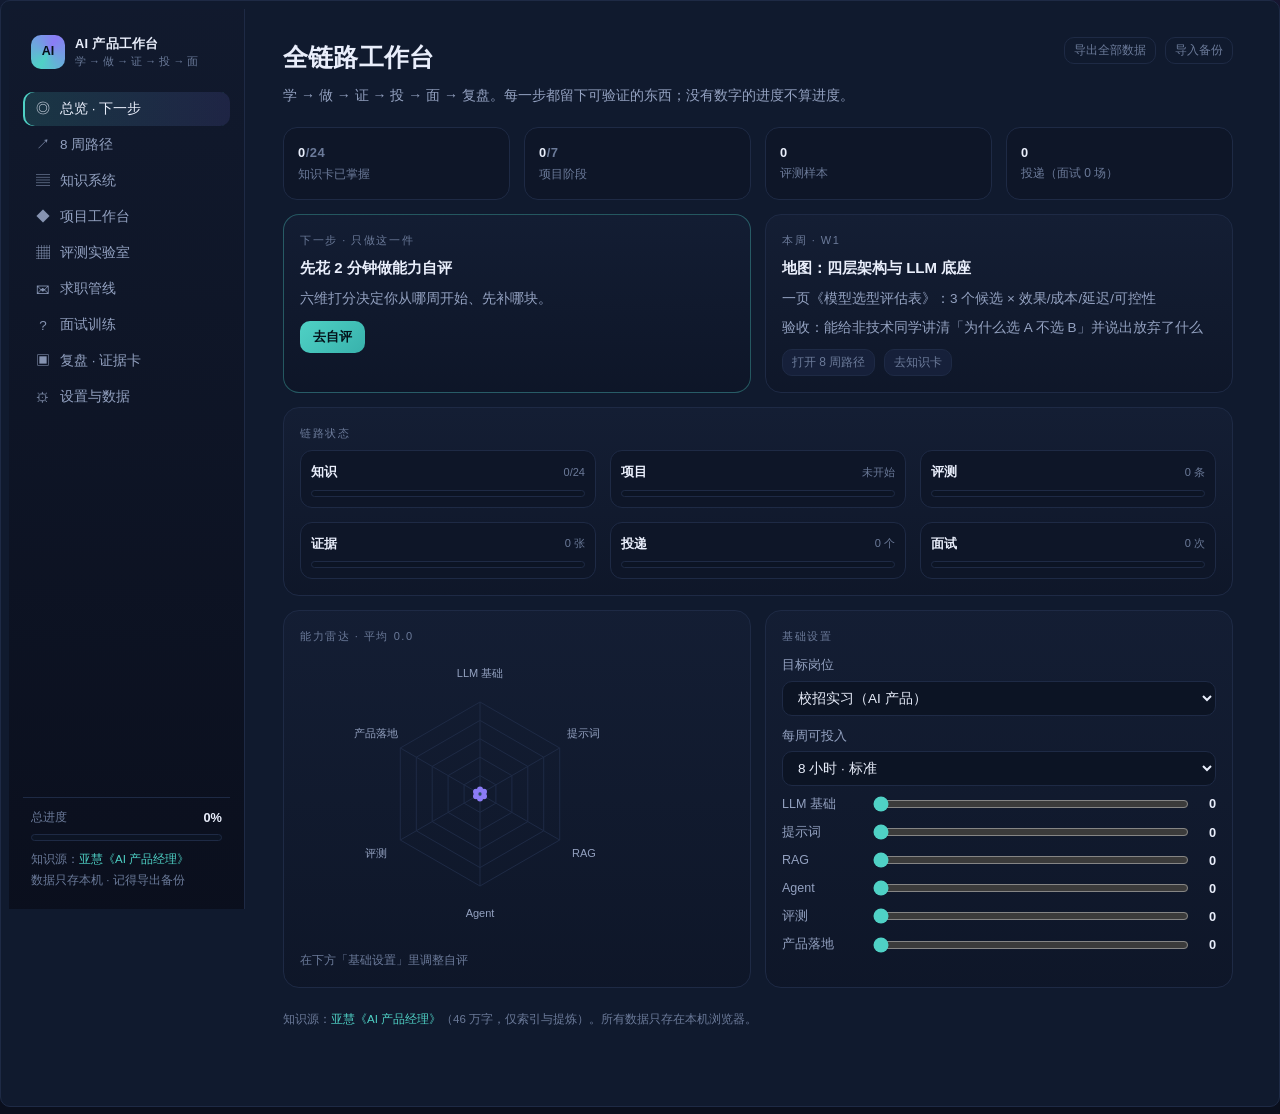
<file: platform/index.html>
<!DOCTYPE html>
<html lang="zh-CN">
<head>
<meta charset="utf-8">
<meta name="viewport" content="width=device-width, initial-scale=1">
<title>AI 产品经理 · 全链路工作台</title>
<link rel="stylesheet" href="assets/styles.css">
</head>
<body>
<div class="app">
  <aside class="side">
    <div class="brand">
      <div class="logo">AI</div>
      <div><b>AI 产品工作台</b><small>学 → 做 → 证 → 投 → 面</small></div>
    </div>
    <nav class="nav" id="nav">
      <button data-v="dashboard" class="on"><span class="ico">◎</span>总览 · 下一步</button>
      <button data-v="path"><span class="ico">↗</span>8 周路径</button>
      <button data-v="knowledge"><span class="ico">▤</span>知识系统</button>
      <button data-v="projects"><span class="ico">◆</span>项目工作台</button>
      <button data-v="eval"><span class="ico">▦</span>评测实验室</button>
      <button data-v="career"><span class="ico">✉</span>求职管线</button>
      <button data-v="interview"><span class="ico">?</span>面试训练</button>
      <button data-v="review"><span class="ico">▣</span>复盘 · 证据卡</button>
      <button data-v="settings"><span class="ico">⚙</span>设置与数据</button>
    </nav>
    <div class="sidefoot">
      <div class="row" style="justify-content:space-between"><span>总进度</span><b id="sideProg" style="color:var(--text)">0%</b></div>
      <div class="progress"><i id="sideBar" style="width:0%"></i></div>
      <div style="margin-top:10px">知识源：<a href="https://my.feishu.cn/wiki/OY4FwGXr8i2diPkxkvEcNVA7nhg" target="_blank" rel="noopener">亚慧《AI 产品经理》</a></div>
      <div style="margin-top:4px">数据只存本机 · 记得导出备份</div>
    </div>
  </aside>
  <main class="main"><div id="view" class="view on"></div></main>
</div>

<div class="modal" id="modal"><div class="sheet" id="sheet"></div></div>
<div class="toast" id="toast"></div>

<script src="assets/data.js"></script>
<script src="assets/core.js"></script>
<script src="assets/modules.js"></script>
</body>
</html>
</file>
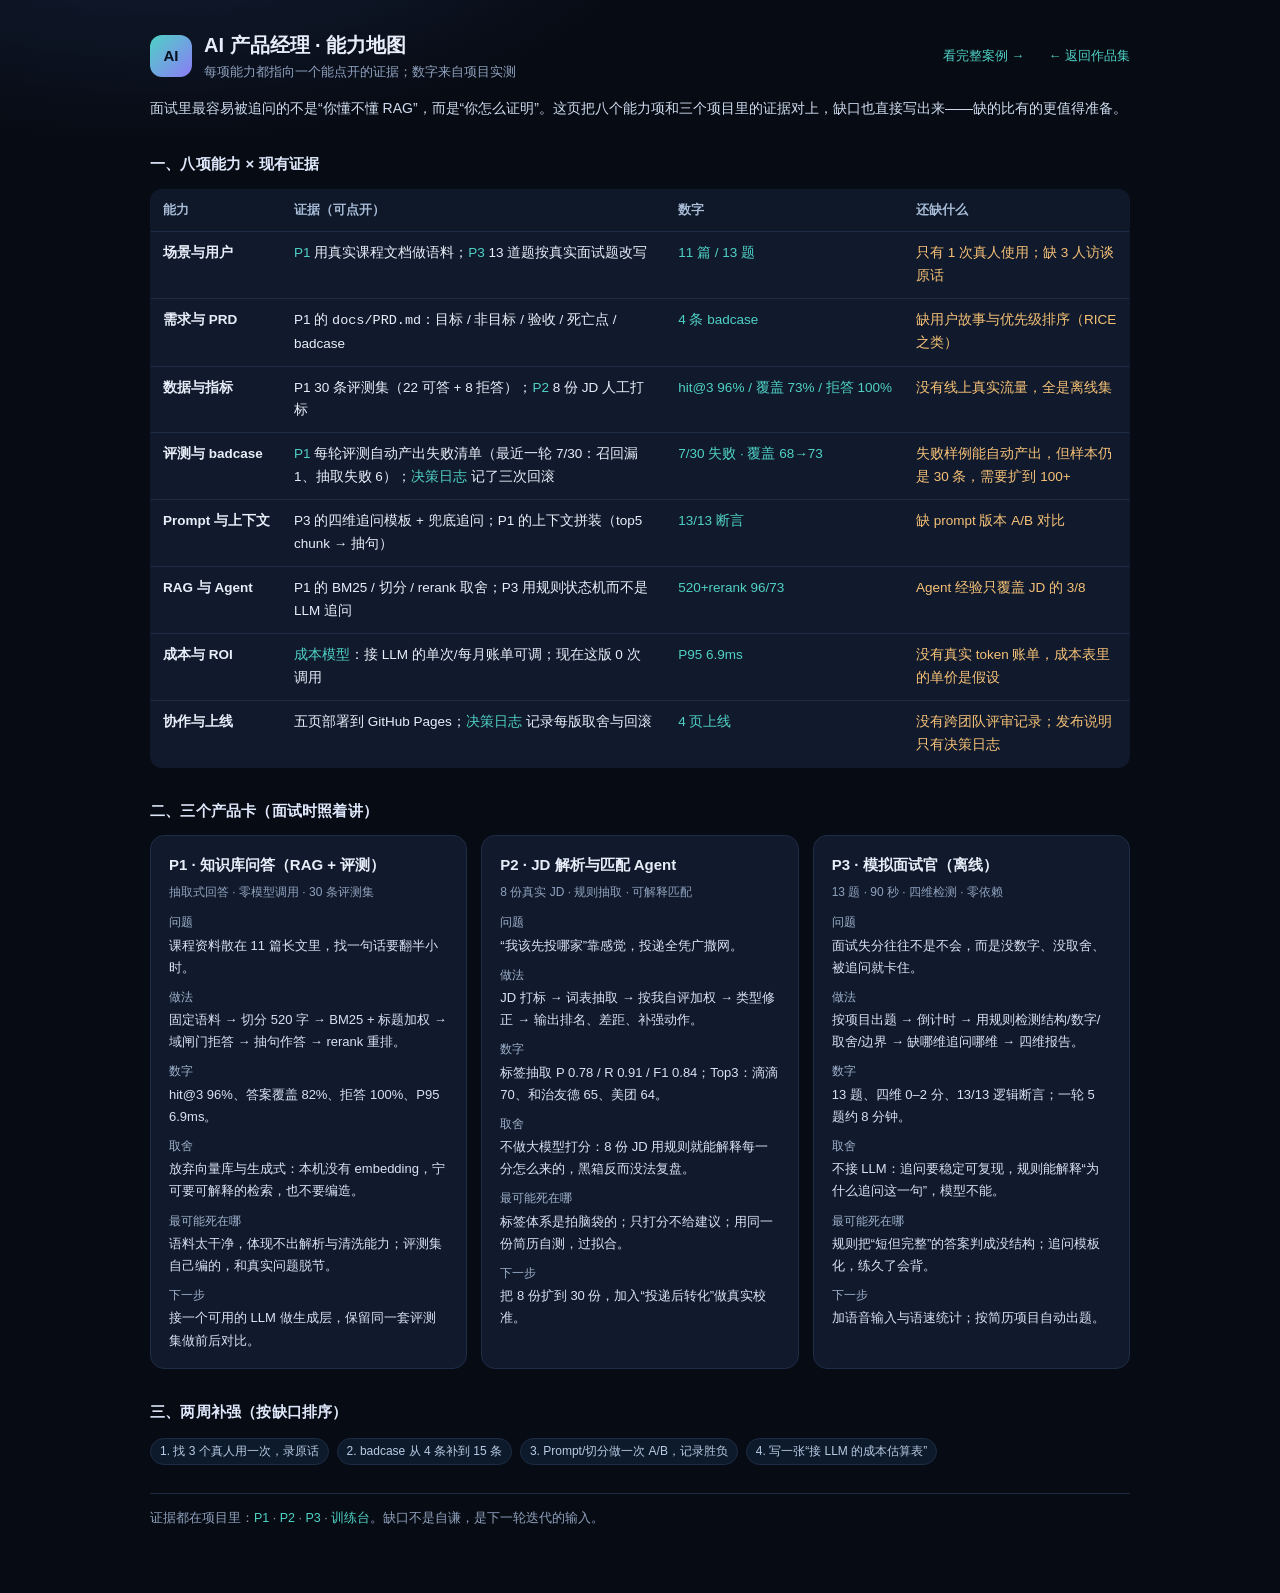
<file: skills/index.html>
<!doctype html>
<html lang="zh-CN">
<head>
<meta charset="utf-8" />
<meta name="viewport" content="width=device-width, initial-scale=1" />
<title>AI 产品经理 · 能力地图</title>
<style>
:root{--bg:#070b14;--card:#111a2c;--line:#1f2c46;--fg:#e8eef9;--dim:#8fa1bd;--acc:#4fd1c5;--warn:#f6c177;--bad:#f87171}
*{box-sizing:border-box}
body{margin:0;background:radial-gradient(900px 500px at 12% -10%,#17253f 0,transparent 60%),var(--bg);color:var(--fg);font:15px/1.7 -apple-system,"Segoe UI","PingFang SC","Microsoft YaHei",sans-serif}
.wrap{max-width:1020px;margin:0 auto;padding:28px 20px 64px}
a{color:var(--acc);text-decoration:none}
header{display:flex;align-items:center;gap:12px;flex-wrap:wrap;margin-bottom:10px}
.logo{width:42px;height:42px;border-radius:12px;background:linear-gradient(135deg,#4fd1c5,#8b7cf6);display:grid;place-items:center;font-weight:800;color:#08111f}
h1{font-size:20px;margin:0}
.sub{color:var(--dim);font-size:12.5px}
.back{margin-left:auto;font-size:13px}
.lead{color:#cfdcef;margin:14px 0 22px;font-size:14px}
h2.sec{font-size:15px;color:#dfe9fb;margin:30px 0 12px;letter-spacing:.2px}
table{width:100%;border-collapse:collapse;background:var(--card);border:1px solid var(--line);border-radius:12px;overflow:hidden;font-size:13.5px}
th,td{padding:10px 12px;border-bottom:1px solid var(--line);vertical-align:top;text-align:left}
th{background:#0e1828;color:#a9bcd8;font-weight:600;font-size:12.5px}
tr:last-child td{border-bottom:0}
td.k{color:#e8eef9;font-weight:600;white-space:nowrap}
td.num{color:var(--acc);white-space:nowrap}
td.gap{color:var(--warn)}
.cards{display:grid;grid-template-columns:repeat(auto-fit,minmax(300px,1fr));gap:14px}
.pc{background:var(--card);border:1px solid var(--line);border-radius:14px;padding:16px 18px}
.pc h3{margin:0 0 4px;font-size:15px}
.pc .tag2{color:var(--dim);font-size:12px;margin-bottom:10px}
.pc dl{margin:0;font-size:13px}
.pc dt{color:#9fb2cd;font-size:12px;margin-top:8px}
.pc dd{margin:2px 0 0;color:#d7e2f3}
.die{color:var(--bad)}
.foot{color:var(--dim);font-size:12.5px;margin-top:26px;border-top:1px solid var(--line);padding-top:14px}
.pill{display:inline-block;background:#0d1a2b;border:1px solid var(--line);border-radius:999px;padding:2px 9px;font-size:12px;color:#b9cbe4;margin:2px 4px 2px 0}
@media(max-width:720px){table{font-size:12.5px}th,td{padding:8px 9px}td.k{white-space:normal}}
</style>
</head>
<body>
<div class="wrap">
  <header>
    <div class="logo">AI</div>
    <div>
      <h1>AI 产品经理 · 能力地图</h1>
      <div class="sub">每项能力都指向一个能点开的证据；数字来自项目实测</div>
    </div>
    <a class="back" href="../case/">看完整案例 →</a> <a class="back" href="../" style="margin-left:12px">← 返回作品集</a>
  </header>

  <p class="lead">面试里最容易被追问的不是“你懂不懂 RAG”，而是“你怎么证明”。这页把八个能力项和三个项目里的证据对上，缺口也直接写出来——缺的比有的更值得准备。</p>

  <h2 class="sec">一、八项能力 × 现有证据</h2>
  <table>
    <thead><tr><th>能力</th><th>证据（可点开）</th><th>数字</th><th>还缺什么</th></tr></thead>
    <tbody>
      <tr>
        <td class="k">场景与用户</td>
        <td><a href="../p1/">P1</a> 用真实课程文档做语料；<a href="../p3/">P3</a> 13 道题按真实面试题改写</td>
        <td class="num">11 篇 / 13 题</td>
        <td class="gap">只有 1 次真人使用；缺 3 人访谈原话</td>
      </tr>
      <tr>
        <td class="k">需求与 PRD</td>
        <td>P1 的 <code>docs/PRD.md</code>：目标 / 非目标 / 验收 / 死亡点 / badcase</td>
        <td class="num">4 条 badcase</td>
        <td class="gap">缺用户故事与优先级排序（RICE 之类）</td>
      </tr>
      <tr>
        <td class="k">数据与指标</td>
        <td>P1 30 条评测集（22 可答 + 8 拒答）；<a href="../p2/">P2</a> 8 份 JD 人工打标</td>
        <td class="num">hit@3 96% / 覆盖 73% / 拒答 100%</td>
        <td class="gap">没有线上真实流量，全是离线集</td>
      </tr>
      <tr>
        <td class="k">评测与 badcase</td>
        <td><a href="../p1/">P1</a> 每轮评测自动产出失败清单（最近一轮 7/30：召回漏 1、抽取失败 6）；<a href="../log/">决策日志</a> 记了三次回滚</td>
        <td class="num">7/30 失败 · 覆盖 68→73</td>
        <td class="gap">失败样例能自动产出，但样本仍是 30 条，需要扩到 100+</td>
      </tr>
      <tr>
        <td class="k">Prompt 与上下文</td>
        <td>P3 的四维追问模板 + 兜底追问；P1 的上下文拼装（top5 chunk → 抽句）</td>
        <td class="num">13/13 断言</td>
        <td class="gap">缺 prompt 版本 A/B 对比</td>
      </tr>
      <tr>
        <td class="k">RAG 与 Agent</td>
        <td>P1 的 BM25 / 切分 / rerank 取舍；P3 用规则状态机而不是 LLM 追问</td>
        <td class="num">520+rerank 96/73</td>
        <td class="gap">Agent 经验只覆盖 JD 的 3/8</td>
      </tr>
      <tr>
        <td class="k">成本与 ROI</td>
        <td><a href="../cost/">成本模型</a>：接 LLM 的单次/每月账单可调；现在这版 0 次调用</td>
        <td class="num">P95 6.9ms</td>
        <td class="gap">没有真实 token 账单，成本表里的单价是假设</td>
      </tr>
      <tr>
        <td class="k">协作与上线</td>
        <td>五页部署到 GitHub Pages；<a href="../log/">决策日志</a> 记录每版取舍与回滚</td>
        <td class="num">4 页上线</td>
        <td class="gap">没有跨团队评审记录；发布说明只有决策日志</td>
      </tr>
    </tbody>
  </table>

  <h2 class="sec">二、三个产品卡（面试时照着讲）</h2>
  <div class="cards">
    <div class="pc">
      <h3>P1 · 知识库问答（RAG + 评测）</h3>
      <div class="tag2">抽取式回答 · 零模型调用 · 30 条评测集</div>
      <dl>
        <dt>问题</dt><dd>课程资料散在 11 篇长文里，找一句话要翻半小时。</dd>
        <dt>做法</dt><dd>固定语料 → 切分 520 字 → BM25 + 标题加权 → 域闸门拒答 → 抽句作答 → rerank 重排。</dd>
        <dt>数字</dt><dd>hit@3 96%、答案覆盖 82%、拒答 100%、P95 6.9ms。</dd>
        <dt>取舍</dt><dd class="die">放弃向量库与生成式：本机没有 embedding，宁可要可解释的检索，也不要编造。</dd>
        <dt>最可能死在哪</dt><dd>语料太干净，体现不出解析与清洗能力；评测集自己编的，和真实问题脱节。</dd>
        <dt>下一步</dt><dd>接一个可用的 LLM 做生成层，保留同一套评测集做前后对比。</dd>
      </dl>
    </div>

    <div class="pc">
      <h3>P2 · JD 解析与匹配 Agent</h3>
      <div class="tag2">8 份真实 JD · 规则抽取 · 可解释匹配</div>
      <dl>
        <dt>问题</dt><dd>“我该先投哪家”靠感觉，投递全凭广撒网。</dd>
        <dt>做法</dt><dd>JD 打标 → 词表抽取 → 按我自评加权 → 类型修正 → 输出排名、差距、补强动作。</dd>
        <dt>数字</dt><dd>标签抽取 P 0.78 / R 0.91 / F1 0.84；Top3：滴滴 70、和治友德 65、美团 64。</dd>
        <dt>取舍</dt><dd class="die">不做大模型打分：8 份 JD 用规则就能解释每一分怎么来的，黑箱反而没法复盘。</dd>
        <dt>最可能死在哪</dt><dd>标签体系是拍脑袋的；只打分不给建议；用同一份简历自测，过拟合。</dd>
        <dt>下一步</dt><dd>把 8 份扩到 30 份，加入“投递后转化”做真实校准。</dd>
      </dl>
    </div>

    <div class="pc">
      <h3>P3 · 模拟面试官（离线）</h3>
      <div class="tag2">13 题 · 90 秒 · 四维检测 · 零依赖</div>
      <dl>
        <dt>问题</dt><dd>面试失分往往不是不会，而是没数字、没取舍、被追问就卡住。</dd>
        <dt>做法</dt><dd>按项目出题 → 倒计时 → 用规则检测结构/数字/取舍/边界 → 缺哪维追问哪维 → 四维报告。</dd>
        <dt>数字</dt><dd>13 题、四维 0–2 分、13/13 逻辑断言；一轮 5 题约 8 分钟。</dd>
        <dt>取舍</dt><dd class="die">不接 LLM：追问要稳定可复现，规则能解释“为什么追问这一句”，模型不能。</dd>
        <dt>最可能死在哪</dt><dd>规则把“短但完整”的答案判成没结构；追问模板化，练久了会背。</dd>
        <dt>下一步</dt><dd>加语音输入与语速统计；按简历项目自动出题。</dd>
      </dl>
    </div>
  </div>

  <h2 class="sec">三、两周补强（按缺口排序）</h2>
  <p class="lead" style="margin:8px 0 10px">
    <span class="pill">1. 找 3 个真人用一次，录原话</span>
    <span class="pill">2. badcase 从 4 条补到 15 条</span>
    <span class="pill">3. Prompt/切分做一次 A/B，记录胜负</span>
    <span class="pill">4. 写一张“接 LLM 的成本估算表”</span>
  </p>

  <div class="foot">
    证据都在项目里：<a href="../p1/">P1</a> · <a href="../p2/">P2</a> · <a href="../p3/">P3</a> · <a href="../platform/">训练台</a>。缺口不是自谦，是下一轮迭代的输入。
  </div>
</div>
</body>
</html>
</file>
<file: platform/assets/styles.css>
:root{
  --bg:#0a0f1d; --panel:#111a2e; --panel2:#0e1628; --line:#1e2a45;
  --text:#e9eefb; --muted:#93a1c0; --dim:#6b7a99;
  --accent:#4fd1c5; --accent2:#8b7cf6; --warn:#f6ad55; --danger:#fc8181;
  --ok:#68d391; --radius:16px;
}
*{box-sizing:border-box}
html,body{margin:0;padding:0}
body{
  background:radial-gradient(1200px 600px at 15% -10%,#17233f 0%,transparent 60%),
             radial-gradient(900px 500px at 110% 10%,#241d43 0%,transparent 55%), var(--bg);
  color:var(--text);
  font:15px/1.65 -apple-system,BlinkMacSystemFont,"Segoe UI","PingFang SC","Microsoft YaHei",sans-serif;
  -webkit-font-smoothing:antialiased;
}
a{color:var(--accent);text-decoration:none}
a:hover{text-decoration:underline}
.app{display:grid;grid-template-columns:236px minmax(0,1fr);min-height:100vh}
.side{position:sticky;top:0;height:100vh;padding:20px 14px;border-right:1px solid var(--line);
  background:linear-gradient(180deg,rgba(17,26,46,.94),rgba(10,15,29,.94));display:flex;flex-direction:column;gap:4px}
.brand{display:flex;align-items:center;gap:10px;padding:4px 8px 14px}
.logo{width:34px;height:34px;border-radius:10px;background:conic-gradient(from 210deg,var(--accent),var(--accent2),var(--accent));display:grid;place-items:center;font-weight:800;color:#06121a}
.brand b{font-size:14.5px;letter-spacing:.3px}
.brand small{display:block;color:var(--dim);font-size:11px;margin-top:-2px}
.nav{display:flex;flex-direction:column;gap:2px;margin-top:4px}
.nav button{appearance:none;border:0;background:transparent;color:var(--muted);text-align:left;
  padding:8px 12px;border-radius:10px;font-size:13.5px;cursor:pointer;display:flex;gap:9px;align-items:center;font-family:inherit}
.nav button:hover{background:#16203a;color:var(--text)}
.nav button.on{background:linear-gradient(90deg,rgba(79,209,197,.16),rgba(139,124,246,.12));color:var(--text);box-shadow:inset 2px 0 0 var(--accent)}
.nav .ico{width:16px;text-align:center;opacity:.9}
.sidefoot{margin-top:auto;font-size:11.5px;color:var(--dim);line-height:1.5;padding:10px 8px 0;border-top:1px solid var(--line)}
.main{padding:28px 38px 70px;max-width:1220px}
.hero{display:flex;gap:20px;align-items:flex-start;justify-content:space-between;flex-wrap:wrap;margin-bottom:20px}
.hero h1{font-size:25px;margin:0 0 6px;letter-spacing:.2px}
.hero p{margin:0;color:var(--muted);max-width:660px;font-size:14px}
.pill{display:inline-flex;align-items:center;gap:6px;border:1px solid var(--line);background:var(--panel2);color:var(--muted);font-size:12px;padding:4px 10px;border-radius:999px}
.pill b{color:var(--text);font-weight:600}
.grid{display:grid;gap:14px}
.g2{grid-template-columns:repeat(2,minmax(0,1fr))}
.g3{grid-template-columns:repeat(3,minmax(0,1fr))}
.g4{grid-template-columns:repeat(4,minmax(0,1fr))}
@media(max-width:1100px){.g4{grid-template-columns:repeat(2,minmax(0,1fr))}.g3{grid-template-columns:repeat(2,minmax(0,1fr))}}
@media(max-width:820px){.app{grid-template-columns:1fr}.side{position:relative;height:auto}.main{padding:20px 16px 60px}.g2,.g3,.g4{grid-template-columns:1fr}}
.card{background:linear-gradient(180deg,rgba(20,30,52,.9),rgba(14,22,40,.9));border:1px solid var(--line);border-radius:var(--radius);padding:16px}
.card h3{margin:0 0 8px;font-size:15px}
.card p{margin:0;color:var(--muted);font-size:13.5px}
.kicker{font-size:11px;letter-spacing:.14em;text-transform:uppercase;color:var(--dim);margin-bottom:7px}
.btn{appearance:none;border:1px solid var(--line);background:#16203a;color:var(--text);padding:7px 13px;border-radius:10px;font-size:13px;cursor:pointer;transition:.15s;font-family:inherit}
.btn:hover{border-color:#33456e;background:#1b2742}
.btn.primary{background:linear-gradient(135deg,var(--accent),#38b2ac);color:#04121a;border:0;font-weight:700}
.btn.primary:hover{filter:brightness(1.06)}
.btn.ghost{background:transparent}
.btn.small{padding:4px 9px;font-size:12px}
.btn.danger{border-color:#5b2a34;color:#feb2b2}
.btn:disabled{opacity:.45;cursor:not-allowed}
.row{display:flex;gap:9px;align-items:center;flex-wrap:wrap}
.spacer{flex:1}
.chip{display:inline-block;font-size:11.5px;color:var(--muted);border:1px solid var(--line);padding:2px 8px;border-radius:999px;margin:0 6px 5px 0;background:var(--panel2);cursor:pointer}
.chip.on{border-color:var(--accent);color:var(--text);background:rgba(79,209,197,.1)}
.chip.static{cursor:default}
label.f{display:block;font-size:12.5px;color:var(--muted);margin:10px 0 5px}
select,input,textarea{width:100%;background:#0c1424;border:1px solid var(--line);color:var(--text);border-radius:10px;padding:8px 11px;font:inherit;font-size:13.5px;outline:none}
select:focus,input:focus,textarea:focus{border-color:#3f5a8f}
textarea{min-height:80px;resize:vertical}
input[type=range]{accent-color:#4fd1c5;background:transparent;border:0;padding:0}
input[type=checkbox]{width:auto;accent-color:#4fd1c5;vertical-align:-2px}
.progress{height:7px;background:#0c1424;border-radius:999px;overflow:hidden;border:1px solid var(--line)}
.progress i{display:block;height:100%;background:linear-gradient(90deg,var(--accent),var(--accent2))}
.small{font-size:12px;color:var(--dim)}
hr{border:0;border-top:1px solid var(--line);margin:16px 0}
.view{display:none}
.view.on{display:block;animation:fade .18s ease}
@keyframes fade{from{opacity:0;transform:translateY(4px)}to{opacity:1;transform:none}}
.stat{background:var(--panel2);border:1px solid var(--line);border-radius:14px;padding:14px}
.stat b{display:block;font-size:22px;letter-spacing:.5px}
.stat span{font-size:12px;color:var(--dim)}
.week{border:1px solid var(--line);border-radius:14px;padding:14px 16px;background:var(--panel2);margin-bottom:10px}
.week.done{border-color:rgba(79,209,197,.45);background:linear-gradient(180deg,rgba(79,209,197,.08),rgba(14,22,40,.9))}
.week header{display:flex;gap:9px;align-items:center;margin-bottom:6px;flex-wrap:wrap}
.week header b{font-size:14px}
.week .meta{color:var(--dim);font-size:12px;margin-left:auto}
.week ul{margin:6px 0;padding:0 0 0 18px;color:var(--muted);font-size:13px}
.week ul li{margin:2px 0}
.week .out{margin-top:7px;font-size:13px}
.week .out b{color:var(--accent)}
.kcard{cursor:pointer;transition:.15s;position:relative}
.kcard:hover{border-color:#33456e;transform:translateY(-1px)}
.kcard .tag{font-size:11px;color:var(--accent2)}
.kcard h4{margin:5px 0 5px;font-size:14px}
.kcard .one{color:var(--muted);font-size:12.8px;display:-webkit-box;-webkit-line-clamp:3;-webkit-box-orient:vertical;overflow:hidden}
.kcard.mastered{border-color:rgba(79,209,197,.5)}
.kcard.mastered:after{content:"已掌握";position:absolute;top:10px;right:10px;font-size:10px;color:#04121a;background:var(--accent);padding:1px 6px;border-radius:999px}
.modal{position:fixed;inset:0;background:rgba(4,8,16,.72);backdrop-filter:blur(4px);display:none;place-items:center;padding:20px;z-index:60}
.modal.on{display:grid}
.sheet{width:min(780px,100%);max-height:86vh;overflow:auto;background:linear-gradient(180deg,#141f38,#0d1526);border:1px solid #2a3a5e;border-radius:18px;padding:20px}
.sheet h2{margin:0 0 4px;font-size:19px}
.answer{border-left:2px solid var(--accent);padding:8px 12px;background:rgba(79,209,197,.06);border-radius:0 8px 8px 0;margin-top:9px;font-size:13.5px;color:#cfe0f5;display:none}
.answer.on{display:block}
.qtag{font-size:11.5px;color:var(--accent2);letter-spacing:.04em}
.qbox{border:1px solid var(--line);border-radius:12px;padding:12px 15px;background:var(--panel2);margin-bottom:9px}
.qbox h4{margin:0 0 5px;font-size:14px}
.qbox .pts{margin:7px 0 0 18px;color:var(--muted);font-size:13px;display:none}
.qbox .pts.on{display:block}
table{width:100%;border-collapse:collapse;font-size:12.8px}
th,td{text-align:left;padding:8px 7px;border-bottom:1px solid var(--line);vertical-align:top}
th{color:var(--dim);font-weight:600;font-size:11.5px}
.empty{border:1px dashed var(--line);border-radius:14px;padding:24px;text-align:center;color:var(--dim);font-size:13px}
.foot{margin-top:22px;color:var(--dim);font-size:11.5px;line-height:1.6}
.toast{position:fixed;bottom:22px;left:50%;transform:translateX(-50%) translateY(20px);background:#16233d;border:1px solid #33456e;color:var(--text);padding:9px 15px;border-radius:10px;font-size:13px;opacity:0;transition:.2s;z-index:90;pointer-events:none}
.toast.on{opacity:1;transform:translateX(-50%) translateY(0)}
/* 步骤条 */
.steps{display:flex;gap:4px;flex-wrap:wrap;margin:10px 0 4px}
.steps button{flex:1;min-width:78px;border:1px solid var(--line);background:var(--panel2);color:var(--dim);font-size:11.5px;padding:7px 4px;border-radius:8px;cursor:pointer;font-family:inherit}
.steps button.on{border-color:var(--accent);color:var(--text);background:rgba(79,209,197,.12)}
.steps button.done{color:var(--accent)}
/* 项目卡 */
.proj{border:1px solid var(--line);border-radius:16px;background:linear-gradient(180deg,rgba(20,30,52,.95),rgba(13,20,36,.95));padding:16px;margin-bottom:12px}
.proj.active{border-color:rgba(139,124,246,.6);box-shadow:0 0 0 1px rgba(139,124,246,.25) inset}
.proj h3{margin:0;font-size:15.5px}
.proj .desc{color:var(--muted);font-size:13px;margin:6px 0 10px}
.proj .met{display:flex;gap:8px;flex-wrap:wrap;font-size:11.5px;color:var(--dim)}
/* 看板 */
.board{display:grid;grid-template-columns:repeat(4,minmax(0,1fr));gap:10px}
@media(max-width:1000px){.board{grid-template-columns:repeat(2,minmax(0,1fr))}}
.col{background:var(--panel2);border:1px solid var(--line);border-radius:12px;padding:10px;min-height:120px}
.col h4{margin:0 0 8px;font-size:12px;color:var(--dim);letter-spacing:.08em}
.app{border:1px solid var(--line);border-radius:10px;padding:8px;margin-bottom:7px;background:#101a2e;font-size:12.5px}
.app b{display:block;font-size:12.8px}
.app .sm{color:var(--dim);font-size:11px}
/* 评测 */
.evalbar{display:flex;gap:10px;align-items:center;flex-wrap:wrap}
.metric{display:flex;gap:14px;flex-wrap:wrap;margin-top:8px}
.metric div{background:var(--panel2);border:1px solid var(--line);border-radius:10px;padding:8px 12px;min-width:104px}
.metric b{font-size:18px;display:block}
.metric span{font-size:11px;color:var(--dim)}
.caserow{display:grid;grid-template-columns:1fr 1fr auto;gap:8px;align-items:center;padding:6px 0;border-bottom:1px solid var(--line);font-size:12.5px}
.tag-ref{color:var(--warn)}
.tag-norm{color:var(--accent)}
.mini{font-size:11px;color:var(--dim)}

/* v2 业务组件 */
.kv{display:flex;justify-content:space-between;gap:10px;padding:6px 0;border-bottom:1px dashed var(--line);font-size:12.8px}
.kv span{color:var(--dim);flex:none}
.kv b{font-weight:600;text-align:right}
.tight{margin:6px 0;padding-left:18px;color:var(--muted);font-size:13px}
.tight li{margin:3px 0}
.bad{color:var(--danger)}
.good{color:var(--ok)}
.bullet{display:flex;gap:8px;align-items:flex-start;padding:7px 0;border-bottom:1px dashed var(--line);font-size:12.8px}
.bullet span{flex:1;color:var(--muted)}
.ev{border:1px solid var(--line);border-radius:12px;padding:10px 12px;margin:8px 0;background:var(--panel2);font-size:13px}
.ev b{font-size:13px}
.qcard{cursor:pointer;transition:.15s}
.qcard:hover{border-color:#33456e;transform:translateY(-1px)}
.qcard h4{margin:7px 0 4px;font-size:14px}
.timer{font-variant-numeric:tabular-nums;color:var(--warn);font-size:13px}
.x{border:0;background:transparent;color:var(--dim);cursor:pointer;font-size:13px;padding:2px 5px;border-radius:6px}
.x:hover{color:var(--danger);background:rgba(252,129,129,.08)}
.mut{color:var(--muted)}
.tbl{width:100%;border-collapse:collapse;font-size:12.8px}
.step{padding:8px 10px;border:1px solid var(--line);border-radius:10px;background:var(--panel2);min-width:96px;flex:1}
.step b{display:block;font-size:12px;color:var(--muted)}
.step span{font-size:11px;color:var(--dim);display:block;margin-top:2px}
.step.done{border-color:rgba(79,209,197,.4)}
.step.done b{color:var(--accent)}
.step.now{border-color:var(--accent2);box-shadow:inset 0 0 0 1px rgba(139,124,246,.35)}
.step.now b{color:var(--text)}
.board .col header{display:flex;justify-content:space-between;font-size:11.5px;color:var(--dim);margin-bottom:7px;letter-spacing:.05em}
.appcard{border:1px solid var(--line);border-radius:10px;padding:8px;margin-bottom:7px;background:#101a2e;cursor:pointer;font-size:12.5px}
.appcard:hover{border-color:#33456e}
.appcard b{display:block;font-size:12.8px}
.main{width:100%}
.side .sidefoot .progress{margin-top:6px}
@media(max-width:820px){.side{position:relative;height:auto;border-right:0;border-bottom:1px solid var(--line)}.nav{display:grid;grid-template-columns:repeat(3,1fr)}}
</file>
